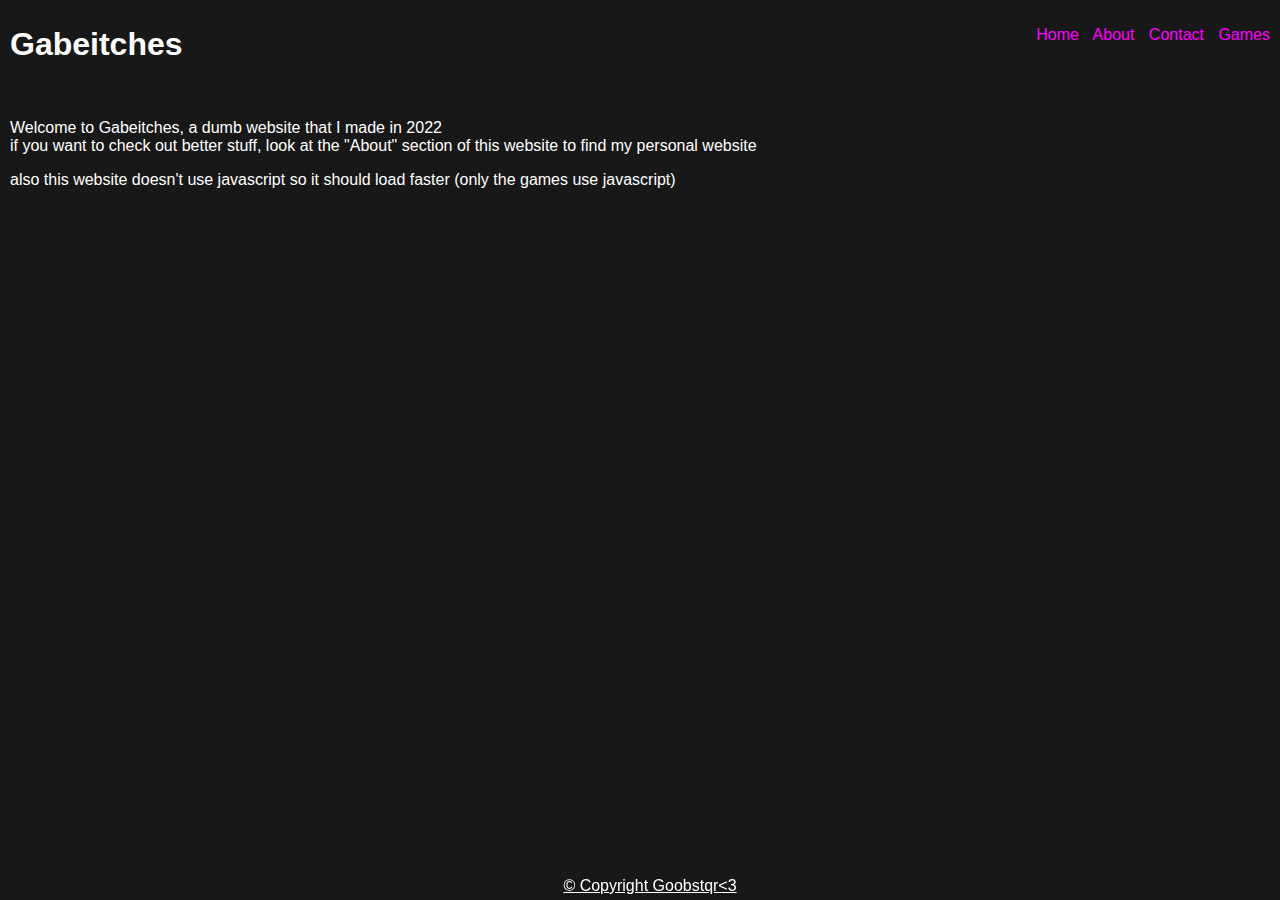
<file: index.html>
<!DOCTYPE html>
<html lang="en">
    <head>
        <title>Gabeitches</title>
        <meta name="viewport" content="width=device-width, initial-scale=1.0">
        <meta charset="UTF-8">
        <link rel="shortcut icon" type="image/jpg" href="styles/rgb1.gif"/>
        <link rel="stylesheet" href="styles/index.css">
    </head>

    <body>
        <div class="links">
            <a class="link" href="/">Home</a>
            <a class="link" href="about.html">About</a>
            <a class="link" href="contact.html">Contact</a>
            <a class="link" href="games.html">Games</a>
        </div>
        <h1>Gabeitches</h1>
        <div class="text"> 
            <br>
            <p>Welcome to Gabeitches, a dumb website that I made in 2022<br>
            if you want to check out better stuff, look at the "About" section of this website to find my personal website
            </p>
            <p>also this website doesn't use javascript so it should load faster (only the games use javascript)</p>
        </div>
        <div class="copyright">
            <a class="github" target="_blank" href="https://github.com/FerretBeans">&copy; Copyright Goobstqr&#60;3</a>
        </div>
    </body>
</html>
</file>
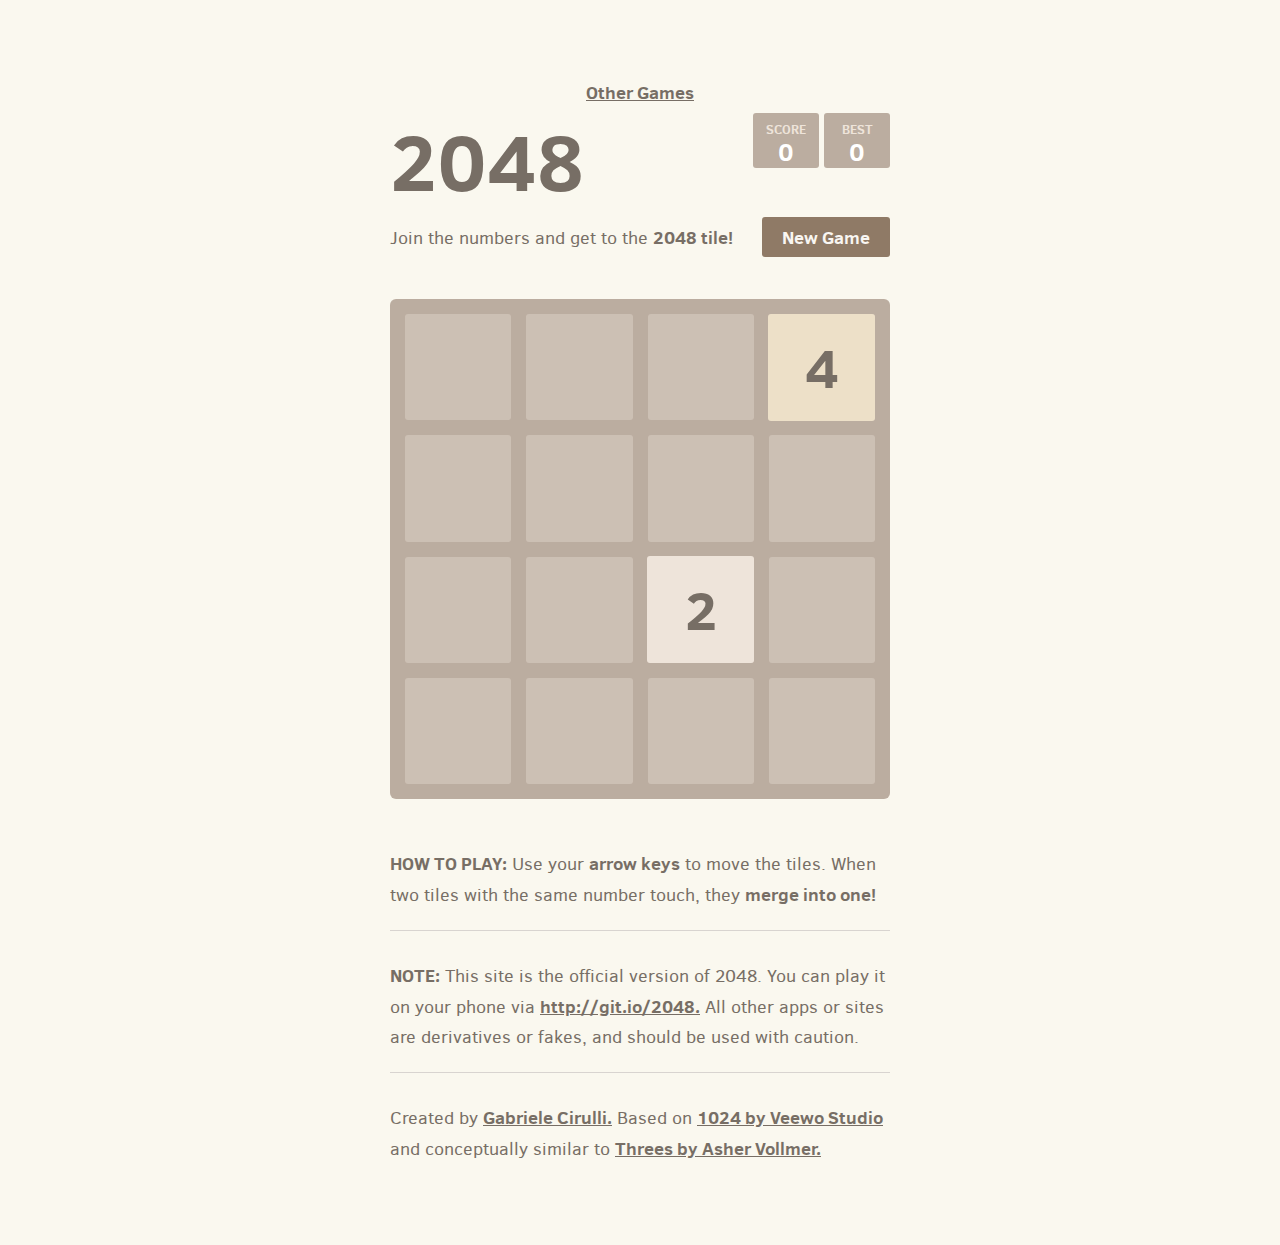
<file: 2048/index.html>
<!DOCTYPE html>
<html>
<head>
  <meta charset="utf-8">
  <title>2048</title>
  
  <link href="style/main.css" rel="stylesheet" type="text/css">
  <link rel="shortcut icon" href="favicon.ico">
  <link rel="apple-touch-icon" href="meta/apple-touch-icon.png">
  <link rel="apple-touch-startup-image" href="meta/apple-touch-startup-image-640x1096.png" media="(device-width: 320px) and (device-height: 568px) and (-webkit-device-pixel-ratio: 2)"> <!-- iPhone 5+ -->
  <link rel="apple-touch-startup-image" href="meta/apple-touch-startup-image-640x920.png"  media="(device-width: 320px) and (device-height: 480px) and (-webkit-device-pixel-ratio: 2)"> <!-- iPhone, retina -->
  <meta name="apple-mobile-web-app-capable" content="yes">
  <meta name="apple-mobile-web-app-status-bar-style" content="black">

  <meta name="HandheldFriendly" content="True">
  <meta name="MobileOptimized" content="320">
  <meta name="viewport" content="width=device-width, target-densitydpi=160dpi, initial-scale=1.0, maximum-scale=1, user-scalable=no, minimal-ui">
</head>
<body>
  <div class="a">
    <a href="../Games Area.html"> Other Games</a>
    </div>
  <div class="container">
    <div class="heading">
      <h1 class="title">2048</h1>
      <div class="scores-container">
        <div class="score-container">0</div>
        <div class="best-container">0</div>
      </div>
    </div>

    <div class="above-game">
      <p class="game-intro">Join the numbers and get to the <strong>2048 tile!</strong></p>
      <a class="restart-button">New Game</a>
    </div>

    <div class="game-container">
      <div class="game-message">
        <p></p>
        <div class="lower">
	        <a class="keep-playing-button">Keep going</a>
          <a class="retry-button">Try again</a>
        </div>
      </div>

      <div class="grid-container">
        <div class="grid-row">
          <div class="grid-cell"></div>
          <div class="grid-cell"></div>
          <div class="grid-cell"></div>
          <div class="grid-cell"></div>
        </div>
        <div class="grid-row">
          <div class="grid-cell"></div>
          <div class="grid-cell"></div>
          <div class="grid-cell"></div>
          <div class="grid-cell"></div>
        </div>
        <div class="grid-row">
          <div class="grid-cell"></div>
          <div class="grid-cell"></div>
          <div class="grid-cell"></div>
          <div class="grid-cell"></div>
        </div>
        <div class="grid-row">
          <div class="grid-cell"></div>
          <div class="grid-cell"></div>
          <div class="grid-cell"></div>
          <div class="grid-cell"></div>
        </div>
      </div>

      <div class="tile-container">

      </div>
    </div>

    <p class="game-explanation">
      <strong class="important">How to play:</strong> Use your <strong>arrow keys</strong> to move the tiles. When two tiles with the same number touch, they <strong>merge into one!</strong>
    </p>
    <hr>
    <p>
    <strong class="important">Note:</strong> This site is the official version of 2048. You can play it on your phone via <a href="http://git.io/2048">http://git.io/2048.</a> All other apps or sites are derivatives or fakes, and should be used with caution.
    </p>
    <hr>
    <p>
    Created by <a href="http://gabrielecirulli.com" target="_blank">Gabriele Cirulli.</a> Based on <a href="https://itunes.apple.com/us/app/1024!/id823499224" target="_blank">1024 by Veewo Studio</a> and conceptually similar to <a href="http://asherv.com/threes/" target="_blank">Threes by Asher Vollmer.</a>
    </p>
  </div>

  <script src="js/bind_polyfill.js"></script>
  <script src="js/classlist_polyfill.js"></script>
  <script src="js/animframe_polyfill.js"></script>
  <script src="js/keyboard_input_manager.js"></script>
  <script src="js/html_actuator.js"></script>
  <script src="js/grid.js"></script>
  <script src="js/tile.js"></script>
  <script src="js/local_storage_manager.js"></script>
  <script src="js/game_manager.js"></script>
  <script src="js/application.js"></script>
</body>
</html>
</file>
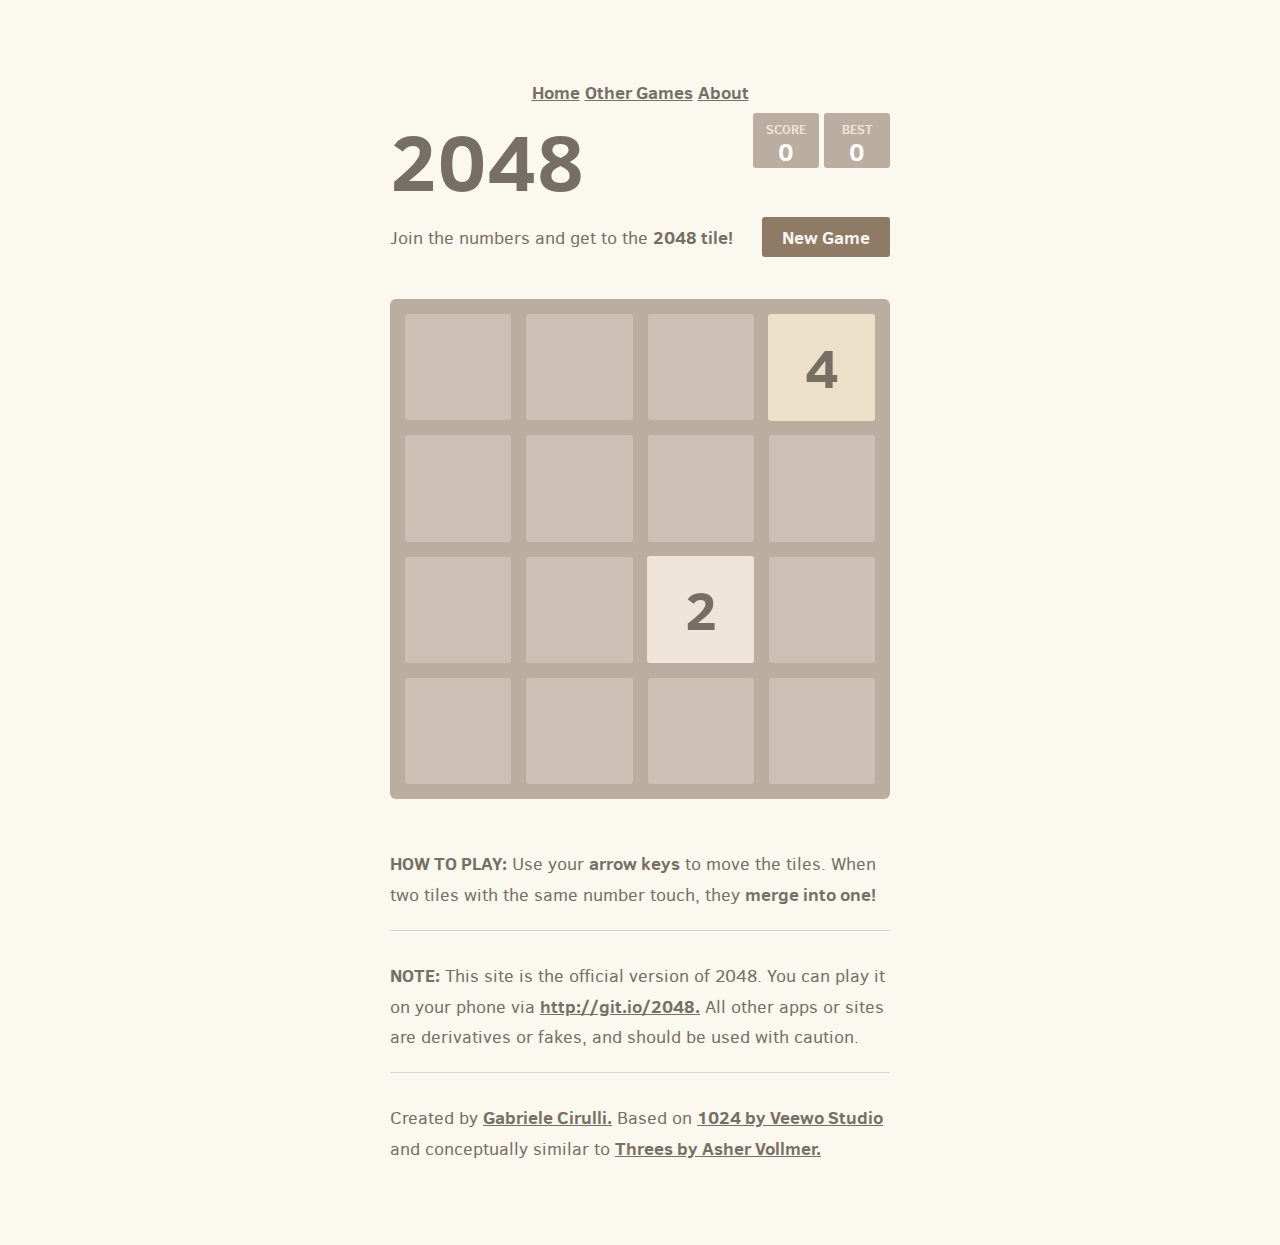
<file: Stored/2048/index.html>
<!DOCTYPE html>
<html>
<head>
  <meta charset="utf-8">
  <title>2048</title>
  
  <link href="style/main.css" rel="stylesheet" type="text/css">
  <link rel="shortcut icon" href="favicon.ico">
  <link rel="apple-touch-icon" href="meta/apple-touch-icon.png">
  <link rel="apple-touch-startup-image" href="meta/apple-touch-startup-image-640x1096.png" media="(device-width: 320px) and (device-height: 568px) and (-webkit-device-pixel-ratio: 2)"> <!-- iPhone 5+ -->
  <link rel="apple-touch-startup-image" href="meta/apple-touch-startup-image-640x920.png"  media="(device-width: 320px) and (device-height: 480px) and (-webkit-device-pixel-ratio: 2)"> <!-- iPhone, retina -->
  <meta name="apple-mobile-web-app-capable" content="yes">
  <meta name="apple-mobile-web-app-status-bar-style" content="black">

  <meta name="HandheldFriendly" content="True">
  <meta name="MobileOptimized" content="320">
  <meta name="viewport" content="width=device-width, target-densitydpi=160dpi, initial-scale=1.0, maximum-scale=1, user-scalable=no, minimal-ui">
</head>
<body>
  <div class="a">
    <a href="../../index.html">Home</a>
    <a href="../../games.html">Other Games</a>
    <a href="../../about.html">About</a>
  </div>
  <div class="container">
    <div class="heading">
      <h1 class="title">2048</h1>
      <div class="scores-container">
        <div class="score-container">0</div>
        <div class="best-container">0</div>
      </div>
    </div>

    <div class="above-game">
      <p class="game-intro">Join the numbers and get to the <strong>2048 tile!</strong></p>
      <a class="restart-button">New Game</a>
    </div>

    <div class="game-container">
      <div class="game-message">
        <p></p>
        <div class="lower">
	        <a class="keep-playing-button">Keep going</a>
          <a class="retry-button">Try again</a>
        </div>
      </div>

      <div class="grid-container">
        <div class="grid-row">
          <div class="grid-cell"></div>
          <div class="grid-cell"></div>
          <div class="grid-cell"></div>
          <div class="grid-cell"></div>
        </div>
        <div class="grid-row">
          <div class="grid-cell"></div>
          <div class="grid-cell"></div>
          <div class="grid-cell"></div>
          <div class="grid-cell"></div>
        </div>
        <div class="grid-row">
          <div class="grid-cell"></div>
          <div class="grid-cell"></div>
          <div class="grid-cell"></div>
          <div class="grid-cell"></div>
        </div>
        <div class="grid-row">
          <div class="grid-cell"></div>
          <div class="grid-cell"></div>
          <div class="grid-cell"></div>
          <div class="grid-cell"></div>
        </div>
      </div>

      <div class="tile-container">

      </div>
    </div>

    <p class="game-explanation">
      <strong class="important">How to play:</strong> Use your <strong>arrow keys</strong> to move the tiles. When two tiles with the same number touch, they <strong>merge into one!</strong>
    </p>
    <hr>
    <p>
    <strong class="important">Note:</strong> This site is the official version of 2048. You can play it on your phone via <a href="http://git.io/2048">http://git.io/2048.</a> All other apps or sites are derivatives or fakes, and should be used with caution.
    </p>
    <hr>
    <p>
    Created by <a href="http://gabrielecirulli.com" target="_blank">Gabriele Cirulli.</a> Based on <a href="https://itunes.apple.com/us/app/1024!/id823499224" target="_blank">1024 by Veewo Studio</a> and conceptually similar to <a href="http://asherv.com/threes/" target="_blank">Threes by Asher Vollmer.</a>
    </p>
  </div>

  <script src="js/bind_polyfill.js"></script>
  <script src="js/classlist_polyfill.js"></script>
  <script src="js/animframe_polyfill.js"></script>
  <script src="js/keyboard_input_manager.js"></script>
  <script src="js/html_actuator.js"></script>
  <script src="js/grid.js"></script>
  <script src="js/tile.js"></script>
  <script src="js/local_storage_manager.js"></script>
  <script src="js/game_manager.js"></script>
  <script src="js/application.js"></script>
</body>
</html>
</file>
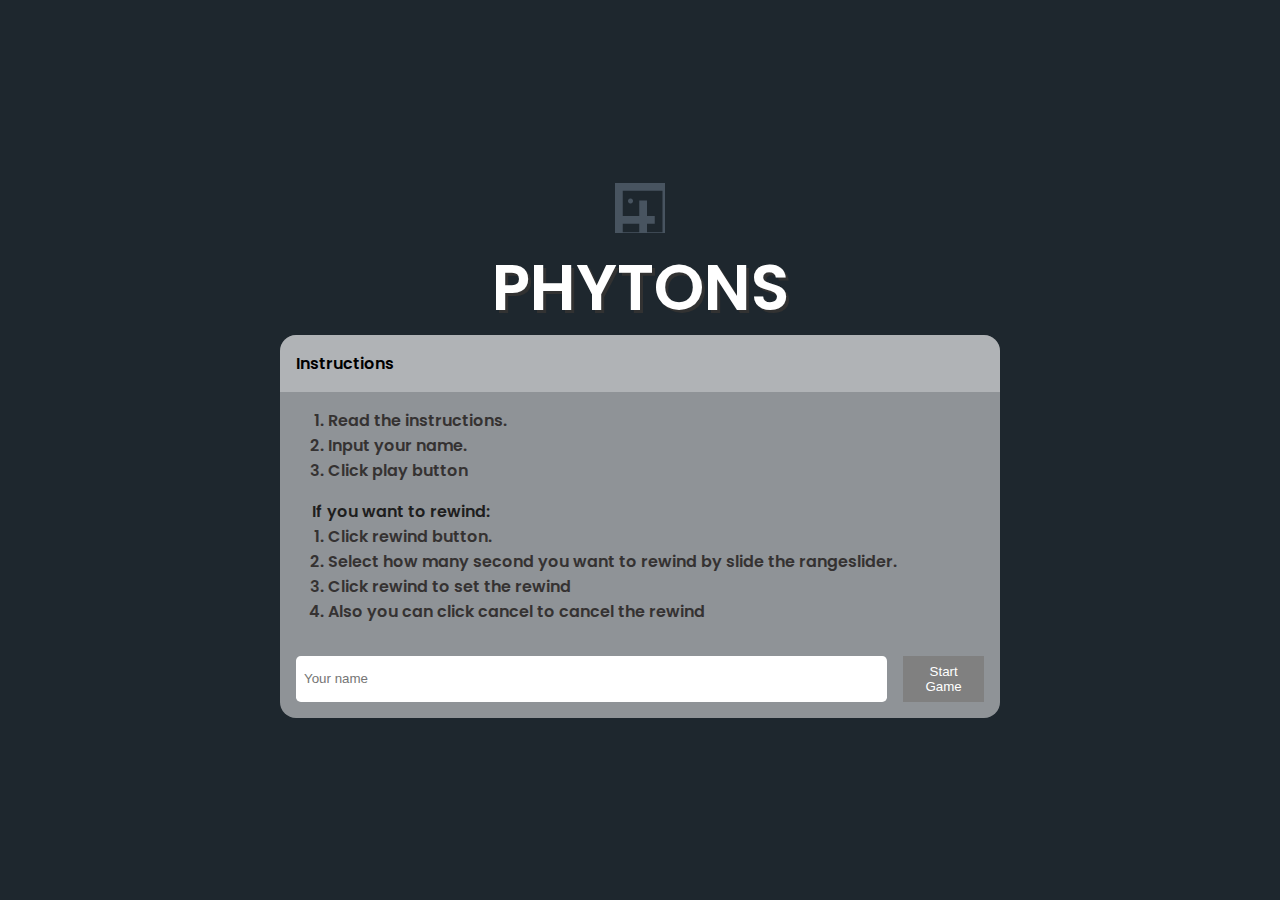
<file: Stored/Snake/index.html>
<!DOCTYPE html>
<html lang="en">
<head>
    <meta charset="UTF-8">
    <meta name="viewport" content="width=device-width, initial-scale=1.0">
    <title>Phytons</title>
    <link rel="stylesheet" href="css/style.css">
</head>
<body>
    <div id="app">
        <div id="instructions">
            <header>
                <img src="images/icon.png" >
                <h1>PHYTONS</h1>
            </header>
            <div class="card">
                <div class="card-header">
                    Instructions
                </div>
                <div class="card-body">
                    <ol>
                        <li>Read the instructions.</li>
                        <li>Input your name.</li>
                        <li>Click play button</li>
                    </ol>
                    <p>If you want to rewind:</p>
                    <ol>
                        <li>Click rewind button.</li>
                        <li>Select how many second you want to rewind by slide the rangeslider.</li>
                        <li>Click rewind to set the rewind</li>
                        <li>Also you can click cancel to cancel the rewind</li>
                    </ol>
                </div>
                <div class="play">
                    <input type="text" name="" id="name" placeholder="Your name">
                    <button class="btn btn-block" id='btn-start' disabled>Start Game</button>
                </div>
            </div>
        </div>
        <div class="playground" id="playground">
            <div class="scoreboard">
                <div class="score">
                    Score: <span id="score">0</span>
                </div>
                <div class="logo">
                    <img src="images/icon.png" alt="" srcset="">
                    <h1>PHYTONS</h1>
                </div>
                <div class="timer">Time: <span id="timer">00:00:12</span></div>
            </div>
            <div>
                <canvas id="canvas" tabindex="1"></canvas>
            </div>
            <div class="options">
                <div class='mt-5'>
                    <input type="range" name="" id="rewindRange" min="0" max="5" step="1" value="5">
                </div>
                <div class='buttons'>
                    <button class="btn btn-lg btn-cancel" id="btn-cancel">Cancel</button>
                    <button class="btn btn-lg btn-rewind" id="btn-rewind">Rewind</button>
                </div>
            </div>
        </div>
    </div>
    <script src="js/Snake.js"></script>
    <script src="js/main.js"></script>
</body>
</html>
</file>
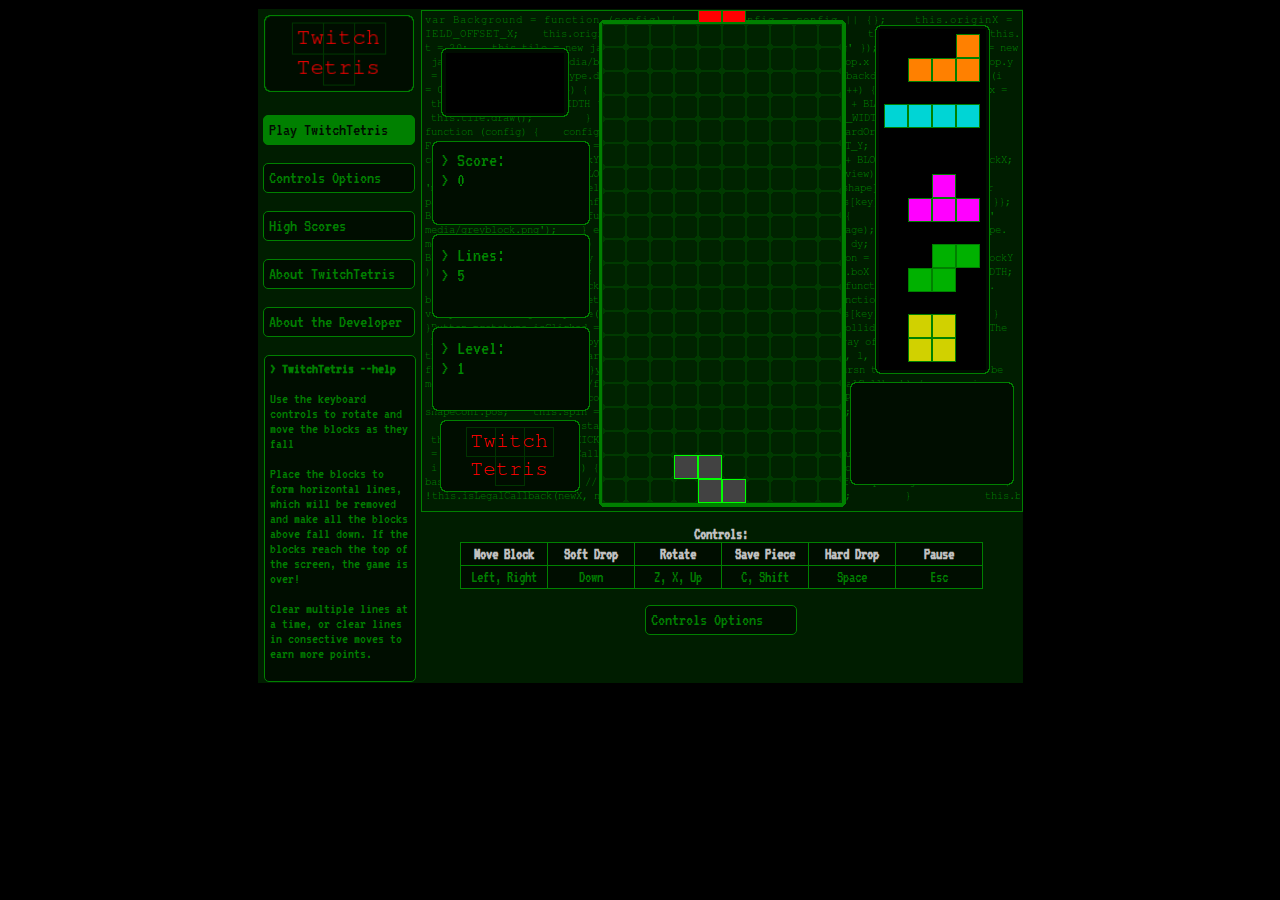
<file: Stored/Tetris/index.html>
<html>
  <head>
    <title>TwitchTetris</title>
    <link href="//fonts.googleapis.com/css?family=VT323" rel="stylesheet" type="text/css" />

    <link href="styles.css" rel="stylesheet" type="text/css" />

    <script src="cookie.js"></script>
    <script src="gameControls.js"></script>

    <script src="jawsjs.js"></script>
    <script src="Block.js"></script>
    <script src="Shapes.js"></script>
    <script src="WallKicks.js"></script>
    <script src="ControlGroup.js"></script>
    <script src="Background.js"></script>
    <script src="RandomBag.js"></script>
    <script src="PreviewGroup.js"></script>
    <script src="ScoreTracker.js"></script>
    <script src="TtyBlock.js"></script>
    <script src="Game.js"></script>
    <script src="Game_Logic.js"></script>
    <script src="Button.js"></script>
    <script src="tetris.js"></script>


    <script>
      function onClickEvent(event){
      if (Tetris.currentInstance) {
      Tetris.currentInstance.mouseClicked(event.layerX, event.layerY);
      }
      }
    </script>

  </head>
  <body>
    <table border="0" class="mainTable">
      <tr>
	<td class="menuCell">
	  <div class="menu">
	    <img class="menuLogo" src="media/background/logo.png"></img>
	    <br/><br/>

	    <a href="index.html" class="bareLink">
	      <div class="menuItem selectedMenuItem">Play TwitchTetris</div>
	    </a>
	    <br/>
	    <a href="controls.html" class="bareLink">
	      <div class="menuItem">Controls Options</div>
	    </a>
	    <br/>
	    <a href="highScores.html" class="bareLink">
	      <div class="menuItem">High Scores</div>
	    </a>
	    <br/>
	    <a href="about.html" class="bareLink">
	      <div class="menuItem">About TwitchTetris</div>
	    </a>
	    <br/>
	    <a href="http://www.leighpauls.com" class="bareLink">
	      <div class="menuItem">About the Developer</div>
	    </a>
	    <br/>

	    <div class="instructions">
	      <b> &gt TwitchTetris --help </b>
	      <p>Use the keyboard controls to rotate and move the blocks as they fall</p>
	      <p>Place the blocks to form horizontal lines, which will be removed and make all the blocks above fall down. If the blocks reach the top of the screen, the game is over!</p>
	      <p>Clear multiple lines at a time, or clear lines in consective moves to earn more points.</p>
	    </div>

	  </div>
	</td>
	<td class="contentCell">
	  <div class="gamePanel">
	
	    <div class="gameElements">
	      <div class="ttyOutput scoreOutput" id="scoreDiv"></div>
	      <div class="ttyOutput linesOutput" id="linesDiv"></div>
	      <div class="ttyOutput levelOutput" id="levelDiv"></div>
	      <div class="ttyOutput tickerOutput" id="tickerDiv"></div>
	      
	      <div class="gameEndOutputHidden" id="gameEndContainer">
		<div style="padding:5px;" id="gameEndDiv"></div>
	      </div>
	      
	      <canvas class="gameCanvas" id="gameCanvas" width="600" height="500" onclick="onClickEvent(event)" class="gameCanvas">Your browser does not natively support Html5, or the Canvas Tag. Using this browser is slowing the progress of the web. Please get a modern browser, such as Google Chrome or Mozzila FireFox</canvas>
	    </div>
	    <div class="controlsTitle">
	      <br/>
	      <b>Controls:</b><br/>
	      <table border="1" cellpadding="3" class="controlsTable">
		<tr class="controlsTableHeader">
		  <td width="80">Move Block</td>
		  <td width="80">Soft Drop</td>
		  <td width="80">Rotate</td>
		  <td width="80">Save Piece</td>
		  <td width="80">Hard Drop</td>
		  <td width="80">Pause</td>
		</tr>

		<tr>
		  <td><span id="shiftLeft">Left</span>, <span id="shiftRight">Right</span></td>
		  <td><span id="softDrop">Down</span></td>
		  <td><span id="rotateLeft">Z</span>, <span id="rotateRight">X, Up</span></td>
		  <td><span id="swap">C, Shift</span></td>
		  <td><span id="hardDrop">Space</span></td>
		  <td>Esc</td>
		</tr>

	      </table>
	    </div>
	    <br/>
	    <a href="controls.html" class="bareLink">
	      <div class="menuItem">Controls Options</div>
	    </a>

	  </div>
	</td>
      </tr>
    </table>
    
  </body>
</html>
</file>
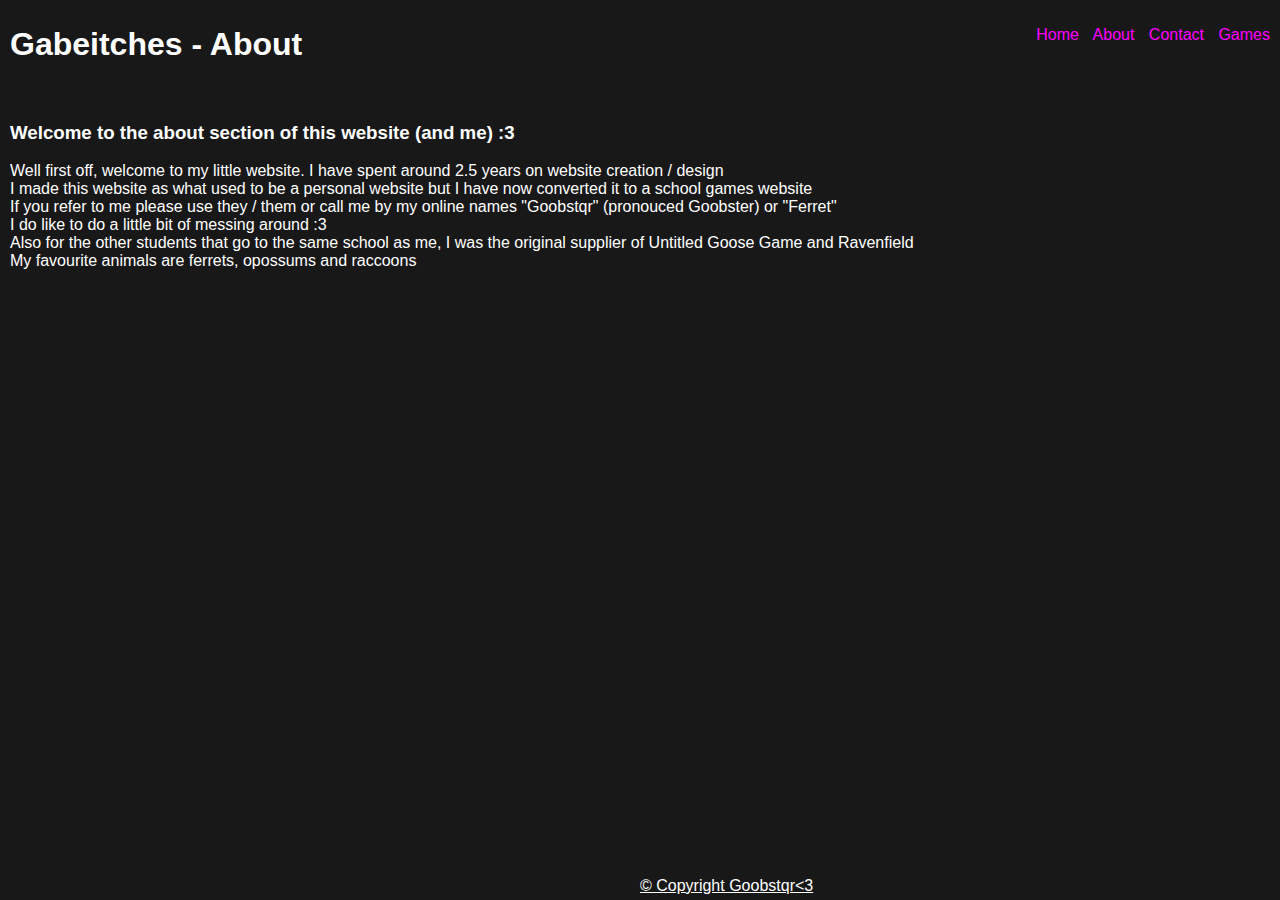
<file: about.html>
<!DOCTYPE html>
<html>
    <head>
        <title>Gabeitches - About</title>
        <meta name="viewport" content="width=device-width, initial-scale=1.0">
        <link rel="shortcut icon" type="image/jpg" href="styles/rgb1.gif"/>
        <meta charset="UTF-8">
        <link rel="stylesheet" href="styles/about.css">
    </head>

    <body>
        <div class="links">
            <a class="link" href="/">Home</a>
            <a class="link" href="about.html">About</a>
            <a class="link" href="contact.html">Contact</a>
            <a class="link" href="games.html">Games</a>
        </div>
        <h1>Gabeitches - About</h1>
        <div class="text"> 
            <br>
            <h3>Welcome to the about section of this website (and me) :3</h3>
            <p>Well first off, welcome to my little website. I have spent around 2.5 years on website creation / design<br>
            I made this website as what used to be a personal website but I have now converted it to a school games website<br>
            If you refer to me please use they / them or call me by my online names "Goobstqr" (pronouced Goobster) or "Ferret"<br>
            I do like to do a little bit of messing around :3<br>
            Also for the other students that go to the same school as me, I was the original supplier of Untitled Goose Game and Ravenfield<br>
            My favourite animals are ferrets, opossums and raccoons</p>
        </div>
        <div class="copyright">
            <a class="github" target="_blank" href="https://github.com/FerretBeans">&copy; Copyright Goobstqr&#60;3</a>
        </div>
    </body>
</html>
</file>
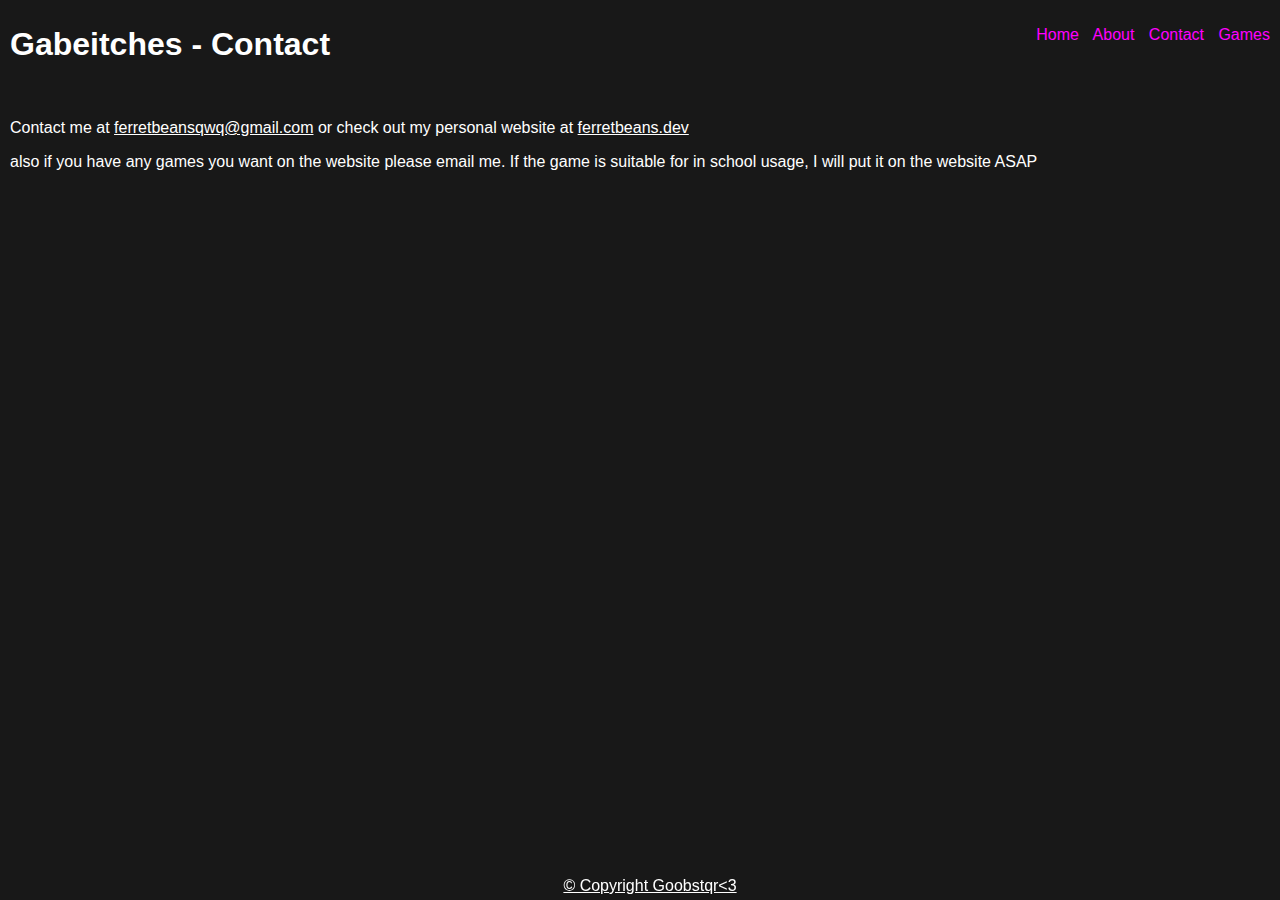
<file: contact.html>
<!DOCTYPE html>
<html>
<head>
    <meta charset="UTF-8">
    <meta name="viewport" content="width=device-width, initial-scale=1.0">
    <title>Gabeitches - Contact</title>
    <link rel="stylesheet" href="styles/index.css">
    <link rel="stylesheet" href="styles/contact.css">
</head>

<body>
    <div class="links">
        <a class="link" href="/">Home</a>
        <a class="link" href="about.html">About</a>
        <a class="link" href="contact.html">Contact</a>
        <a class="link" href="games.html">Games</a>
    </div>
    <h1>Gabeitches - Contact</h1>
    <div class="text"> 
        <br>
        <p>Contact me at <a class="weblink" href="mailto:ferretbeansqwq@gmail.com">ferretbeansqwq@gmail.com</a> or check out my personal website at <a class="weblink" href="http://ferretbeans.dev">ferretbeans.dev</a></p>
        <p>also if you have any games you want on the website please email me. If the game is suitable for in school usage, I will put it on the website ASAP</p>
    </div>
    <div class="copyright">
        <a class="github" target="_blank" href="https://github.com/FerretBeans">&copy; Copyright Goobstqr&#60;3</a>
    </div>
</body>
</html>
</file>
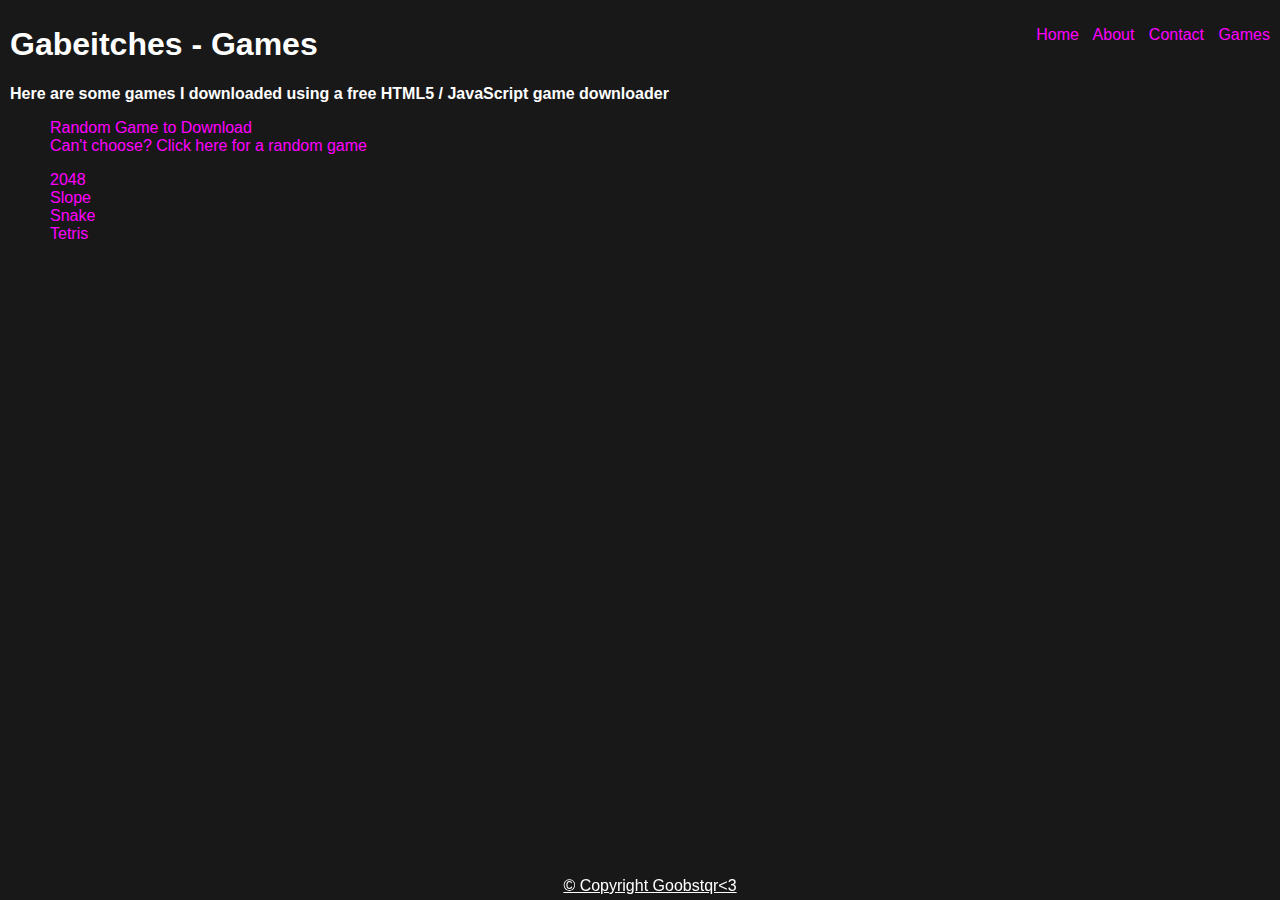
<file: games.html>
<!DOCTYPE html>
<html>
    <head>
        <title>Gabeitches - Games</title>
        <meta charset="UTF-8">
        <meta name="viewport" content="width=device-width, initial-scale=1.0">
        <link rel="shortcut icon" type="image/jpg" href="styles/rgb1.gif"/>
        <link rel="stylesheet" href="styles/index.css">
        <link rel="stylesheet" href="styles/games.css">
        <link rel="stylesheet" href="styles/stylefix.css">
    </head>

    <body>
        <div class="links">
            <a class="link" href="/">Home</a>
            <a class="link" href="about.html">About</a>
            <a class="link" href="contact.html">Contact</a>
            <a class="link" href="games.html">Games</a>
        </div>
        <h1>Gabeitches - Games</h1>
        <div class="text">
            <p>Here are some games I downloaded using a free HTML5 / JavaScript game downloader</p>
        </div>
        <div class="games">
            <ul>
                <li><a id="game" class="randomgame" class="game" href="./Games/random game.zip">Random Game to Download</a></li>
                <li><a id="game" class="game" href="https://gabeitches.com/randomgame.html">Can't choose? Click here for a random game</a></li>
            </ul>
            <ul class="list">
                <li><a id="game" class="game" href="Stored/2048/index.html">2048</a></li>
                <li><a id="game" class="game" href="Stored/Slope/index.html">Slope</a></li>
                <li><a id="game" class="game" href="Stored/Snake/index.html">Snake</a></li>
                <li><a id="game" class="game" href="Stored/Tetris/index.html">Tetris</a></li>
            </ul>
        </div>
        <div class="copyright">
            <a class="github" target="_blank" href="https://github.com/FerretBeans">&copy; Copyright Goobstqr&#60;3</a>
        </div>
    </body>
</html>
<!--anyone reading this, all games were downloaded via a free html5 game download site-->
</file>
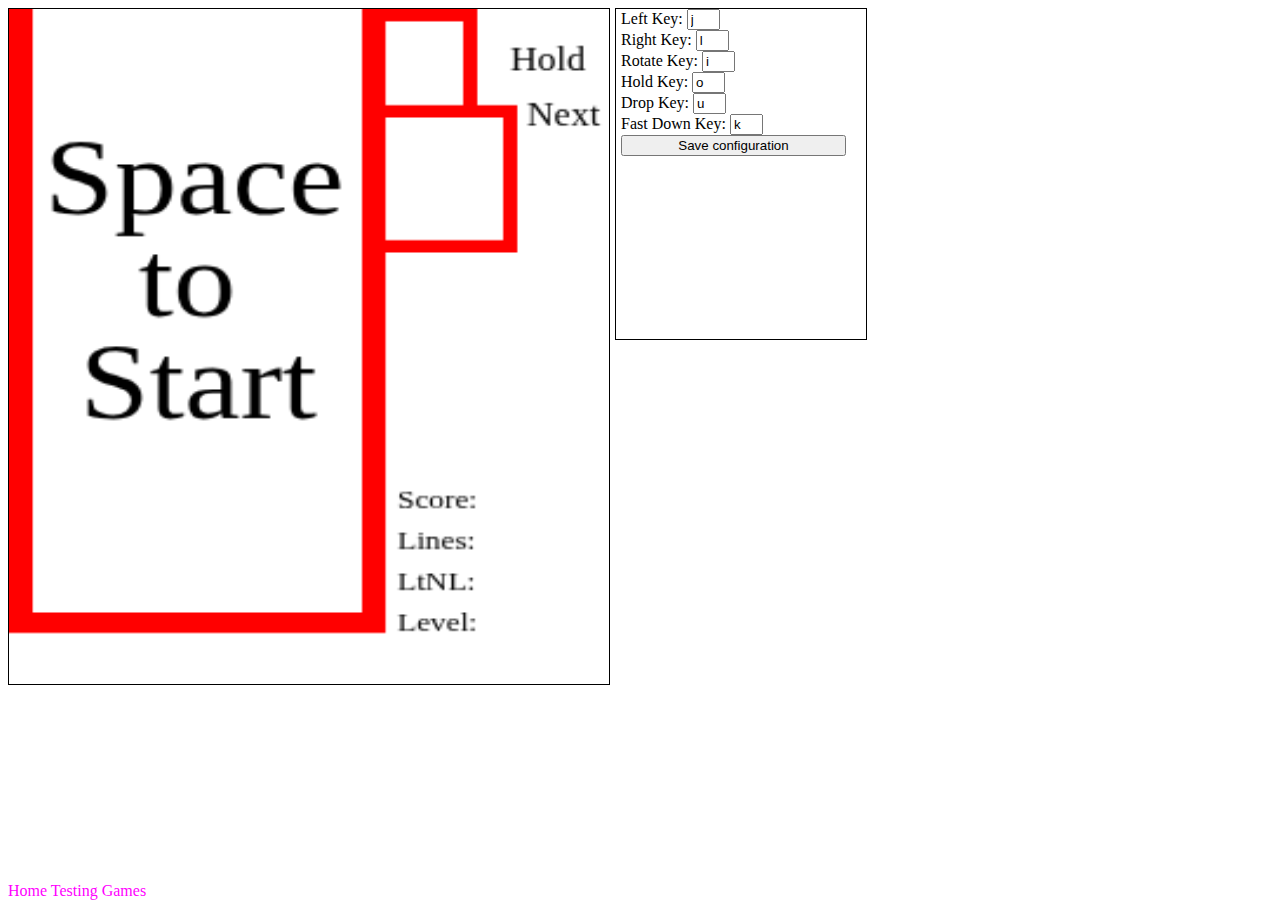
<file: Tetris/tetris.html>
<!DOCTYPE html>
<html>
    <head>
        <!--
         @author Kaiserbaldo - kaiserbaldo@gmail.com
         @license GNU General Public License, version 3 (GPLv3)

        -->
        <title></title>
        <link rel="shortcut icon" type="image/jpg" href="../hacker/rgb1.gif"/>
        <meta http-equiv="Content-Type" content="text/html; charset=UTF-8">

        <link rel="stylesheet" href="css/main.css" type="text/css" media="all">

        <script src="js/external_library/mootools-core-1.4.5-full-compat-yc.js" type="text/javascript"></script>
        <script src="js/external_library/modernizr.custom.14717.js" type="text/javascript"></script>

        <script src="js/utils.js" type="text/javascript"></script>
        <script src="js/Tetromino.js" type="text/javascript"></script>
        <script src="js/Stage.js" type="text/javascript"></script>
        <script>
            window.addEvent('domready',setupDom);
        </script>

    </head>
    <body id="body">
        <div id="preloader">
            Wait while the game load ...
        </div>
        <canvas id="myCanvas" width="255" height="330">

        </canvas>

        <div class="configuration">
            <div class="title">

            </div>
            <div class="form">

                <label for="left_key">Left Key:</label> <input type="text" id="left_key" class="key_selector"><br>
                <label for="right_key">Right Key:</label> <input type="text" id="right_key" class="key_selector"><br>
                <label for="rotate_key">Rotate Key:</label> <input type="text" id="rotate_key" class="key_selector"><br>
                <label for="hold_key">Hold Key:</label> <input type="text" id="hold_key" class="key_selector"><br>
                <label for="drop_key">Drop Key:</label> <input type="text" id="drop_key" class="key_selector"><br>
                <label for="down_key">Fast Down Key:</label> <input type="text" id="down_key" class="key_selector"><br>
                <input type="button" id="submit" value="Save configuration">

            </div>
        </div>
        <div class="a">
            <a href="../index.html">Home</a>
            <a href="../tests.html">Testing</a>
            <a href="../Games Area.html">Games</a>
        </div>
    </body>
</html>
</file>
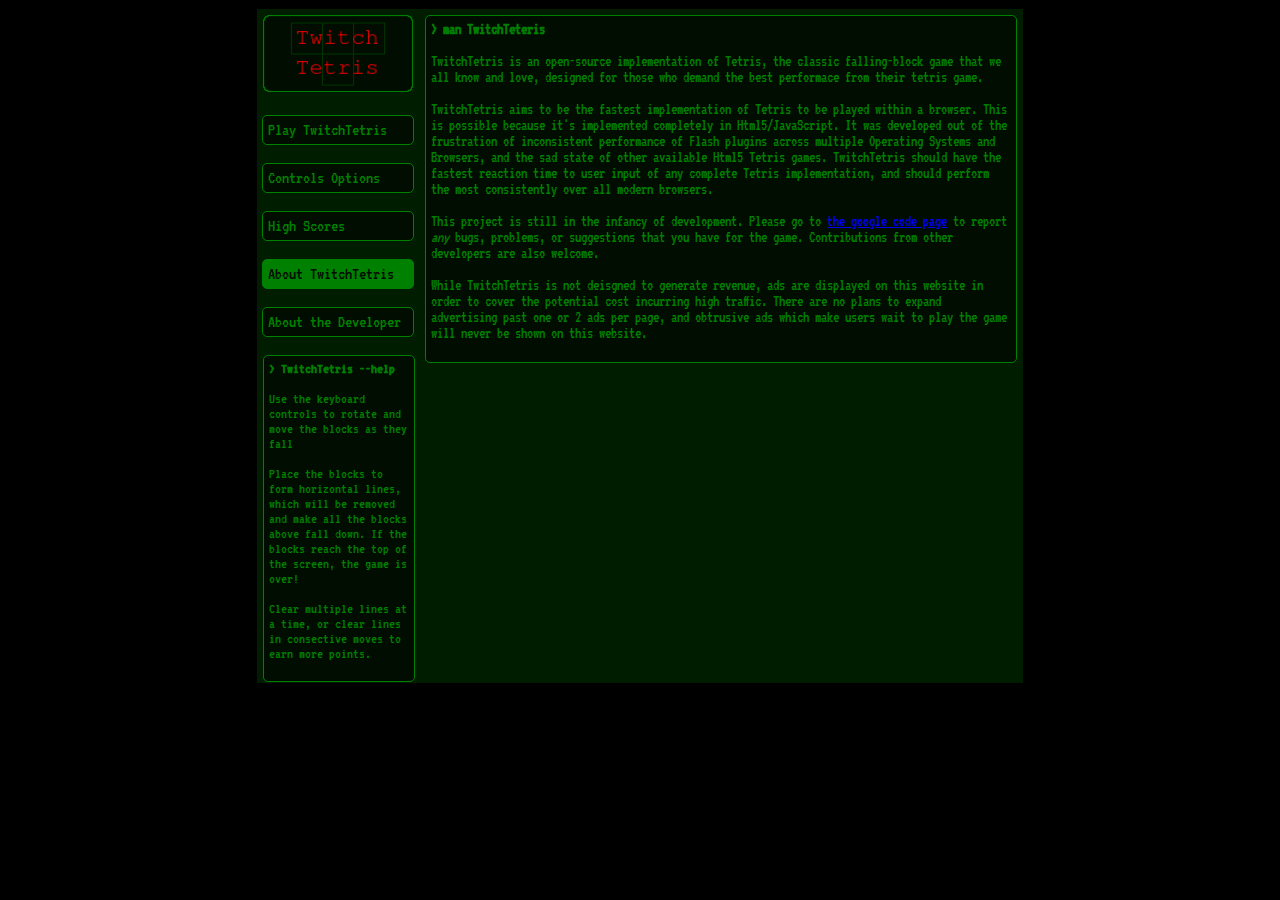
<file: Stored/Tetris/about.html>
<html>
  <head>
    <title>TwitchTetris</title>
    <link href="//fonts.googleapis.com/css?family=VT323" rel="stylesheet" type="text/css" />
    
    <link href="styles.css" rel="stylesheet" type="text/css" />
  </head>
  <body>

    <table border="0" class="mainTable">
      <tr>
	<td class="menuCell">
	  <div class="menu">
	    <img class="menuLogo" src="media/background/logo.png"></img>
	    <br/><br/>
	    
	    <a href="index.html" class="bareLink">
	      <div class="menuItem">Play TwitchTetris</div>
	    </a>
	    <br/>
	    <a href="controls.html" class="bareLink">
	      <div class="menuItem">Controls Options</div>
	    </a>
	    <br/>
	    <a href="highScores.html" class="bareLink">
	      <div class="menuItem">High Scores</div>
	    </a>
	    <br/>
	    <a href="about.html" class="bareLink">
	      <div class="menuItem selectedMenuItem">About TwitchTetris</div>
	    </a>
	    <br/>
	    <a href="http://www.leighpauls.com" class="bareLink">
	      <div class="menuItem">About the Developer</div>
	    </a>
	    <br/>

	    <div class="instructions">
	      <b> &gt TwitchTetris --help </b>
	      <p>Use the keyboard controls to rotate and move the blocks as they fall</p>
	      <p>Place the blocks to form horizontal lines, which will be removed and make all the blocks above fall down. If the blocks reach the top of the screen, the game is over!</p>
	      <p>Clear multiple lines at a time, or clear lines in consective moves to earn more points.</p>
	    </div>

	  </div>
	</td>
	<td class="contentCell">
	  <div class="aboutText">
	    <b> &gt man TwitchTeteris</b><br/>
	    <p>TwitchTetris is an open-source implementation of Tetris, the classic falling-block game that we all know and love, designed for those who demand the best performace from their tetris game.</p>
	    <p>TwitchTetris aims to be the fastest implementation of Tetris to be played within a browser. This is possible because it's implemented completely in Html5/JavaScript. It was developed out of the frustration of inconsistent performance of Flash plugins across multiple Operating Systems and Browsers, and the sad state of other available Html5 Tetris games. TwitchTetris should have the fastest reaction time to user input of any complete Tetris implementation, and should perform the most consistently over all modern browsers.</p>
	    
	    <p>This project is still in the infancy of development. Please go to <a href="http://code.google.com/p/html5tetris/">the google code page</a> to report <i>any</i> bugs, problems, or suggestions that you have for the game. Contributions from other developers are also welcome.</p>
	    
	    <p>While TwitchTetris is not deisgned to generate revenue, ads are displayed on this website in order to cover the potential cost incurring high traffic. There are no plans to expand advertising past one or 2 ads per page, and obtrusive ads which make users wait to play the game will never be shown on this website.</p>

	  </div>
	</td>
      </tr>
    </table>




  </body>
</html>
</file>
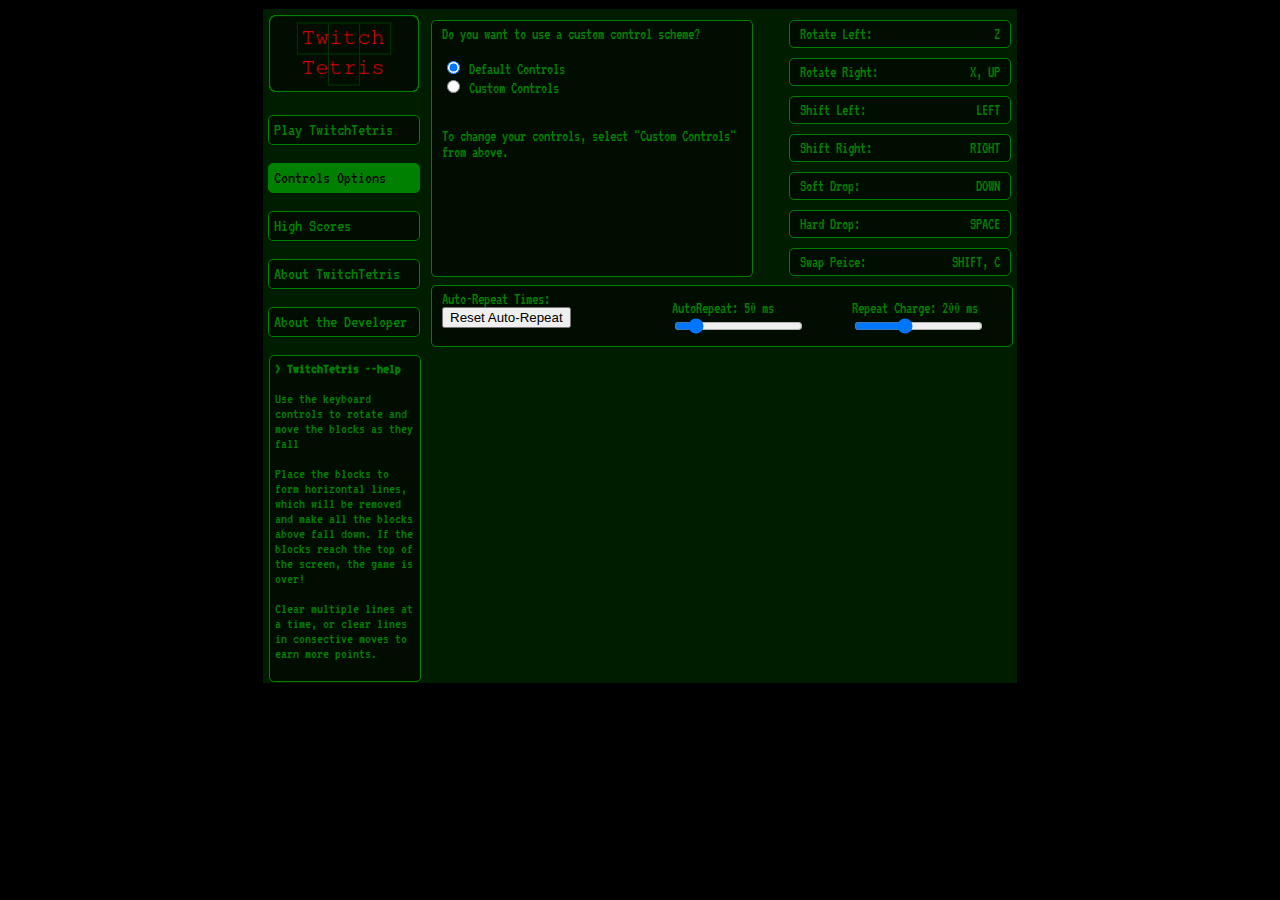
<file: Stored/Tetris/controls.html>
<html>
  <head>
    <title>TwitchTetris</title>
    <link href="//fonts.googleapis.com/css?family=VT323" rel="stylesheet" type="text/css" />
    
    <link href="styles.css" rel="stylesheet" type="text/css" />
    <link href="controlsStyles.css" rel="stylesheet" type="text/css" />

    <script src="jawsjs.js" type="text/javascript"></script>
    <script src="cookie.js" type="text/javascript"></script>
    <script src="input.js" type="text/javascript"></script>
    <script src="controls.js" type="text/javascript"></script>
  </head>
  <body onload="onControlsLoad();">
    <table border="0" class="mainTable">
      <tr>
	<td class="menuCell">
	  <div class="menu">
	    <img class="menuLogo" src="media/background/logo.png"></img>
	    <br/><br/>
	    
	    <a href="index.html" class="bareLink">
	      <div class="menuItem">Play TwitchTetris</div>
	    </a>
	    <br/>
	    <a href="controls.html" class="bareLink">
	      <div class="menuItem selectedMenuItem">Controls Options</div>
	    </a>
	    <br/>
	    <a href="highScores.html" class="bareLink">
	      <div class="menuItem">High Scores</div>
	    </a>
	    <br/>
	    <a href="about.html" class="bareLink">
	      <div class="menuItem">About TwitchTetris</div>
	    </a>
	    <br/>
	    <a href="http://www.leighpauls.com" class="bareLink">
	      <div class="menuItem">About the Developer</div>
	    </a>
	    <br/>

	    <div class="instructions">
	      <b> &gt TwitchTetris --help </b>
	      <p>Use the keyboard controls to rotate and move the blocks as they fall</p>
	      <p>Place the blocks to form horizontal lines, which will be removed and make all the blocks above fall down. If the blocks reach the top of the screen, the game is over!</p>
	      <p>Clear multiple lines at a time, or clear lines in consective moves to earn more points.</p>
	    </div>

	  </div>
	</td>
	<td class="contentCell">
	  <canvas id="dummyCanvas" height="0px" width="0px"></canvas>
	  <div class="controlsArea">
	    <div class="enableCustomDiv">
	      Do you want to use a custom control scheme?
	      <br/>
	      <br/>
	      <form>
		<input type="radio" name="controlStyle" id="defaultRadio" onchange="setDefaultControls();"/>
		<label for="defaultRadio">Default Controls</label><br/>
		<input type="radio" name="controlStyle" id="customRadio" onchange="configureCustomControls();"/>
		<label for="customRadio">Custom Controls</label><br/>
	      </form>
	      <br/>
	      <div id="instructionsDefault" class="withDisplay">
		To change your controls, select "Custom Controls" from above.
	      </div>
	      <div id="instructionsCustom" class="noDisplay">
		Click on the fields on the right to set your controls.
	      </div>
	      <div id="instructionsPending" class="noDisplay">
		Press a key to set this field...
	      </div>
	      <br/>
	      
	    </div>
	    <div class="customControlsDiv">
	      <div class="controlsUnit" id="rotateLeftDiv" onclick="controlsUnitClicked('rotateLeft');">
		Rotate Left: <span id="rotateLeftValue" class="controlsValue"></span>
	      </div>
	      <div class="controlsUnit" id="rotateRightDiv" onclick="controlsUnitClicked('rotateRight');">
		Rotate Right: <span id="rotateRightValue" class="controlsValue"></span>
	      </div>
	      <div class="controlsUnit" id="shiftLeftDiv" onclick="controlsUnitClicked('shiftLeft');">
		Shift Left: <span id="shiftLeftValue" class="controlsValue"></span>
	      </div>
	      <div class="controlsUnit" id="shiftRightDiv" onclick="controlsUnitClicked('shiftRight');">
		Shift Right: <span id="shiftRightValue" class="controlsValue"></span>
	      </div>
	      <div class="controlsUnit" id="softDropDiv" onclick="controlsUnitClicked('softDrop');">
		Soft Drop: <span id="softDropValue" class="controlsValue"></span>
	      </div>
	      <div class="controlsUnit" id="hardDropDiv" onclick="controlsUnitClicked('hardDrop');">
		Hard Drop: <span id="hardDropValue" class="controlsValue"></span>
	      </div>
	      <div class="controlsUnit" id="swapDiv" onclick="controlsUnitClicked('swap');">
		Swap Peice: <span id="swapValue" class="controlsValue"></span>
	      </div>
	    </div>

	    <div class="autoRepeatArea">
	      Auto-Repeat Times:<br/>
	      <button onclick="resetAutoRepeat();">Reset Auto-Repeat</button>

	      <div class="autoRepeatForm">
		<div class="autoRepeatDiv">
		  AutoRepeat: <span id="autoRepeatValue"></span> ms <br/>
		  <input id="autoRepeatRange" type="range" min="15" max="300" value="50" step="5" onchange="updateAutoRepeat();"/>
		</div>
		<div class="thresholdDiv">
		  Repeat Charge: <span id="thresholdValue"></span> ms <br/>
		  <input id="thresholdRange" type="range" min="15" max="500" value="200" step="5" onchange="updateThreshold();"/>
		</div>
	      </div>
	    </div>

	  </div>
	</td>
      </tr>
    </table>




  </body>
</html>
</file>
<file: styles/index.css>
body, html {
  background-color: rgb(24, 24, 24);
  color: white;
  font-family: 'Segoe UI', Tahoma, Geneva, Verdana, sans-serif;
  margin: 5px;
  border: 5px;
}

.links {
  float: right;
  word-spacing: 10px;
}

.link:active, .link:hover, .link:visited, .link:link {
  color: fuchsia;
  background-color: transparent;
  text-decoration: none;
}

.text {
  color: white;
}

.github {
  color: white;
}

.copyright {
  position: fixed;     
  text-align: center;    
  bottom: 5px;
  width: 100%; 
}
</file>
<file: 2048/style/main.css>
@import url(fonts/clear-sans.css);
html, body {
  margin: 0;
  padding: 0;
  background: #faf8ef;
  color: #776e65;
  font-family: "Clear Sans", "Helvetica Neue", Arial, sans-serif;
  font-size: 18px; }

body {
  margin: 80px 0; }

.heading:after {
  content: "";
  display: block;
  clear: both; }

h1.title {
  font-size: 80px;
  font-weight: bold;
  margin: 0;
  display: block;
  float: left; }

@-webkit-keyframes move-up {
  0% {
    top: 25px;
    opacity: 1; }

  100% {
    top: -50px;
    opacity: 0; } }
@-moz-keyframes move-up {
  0% {
    top: 25px;
    opacity: 1; }

  100% {
    top: -50px;
    opacity: 0; } }
@keyframes move-up {
  0% {
    top: 25px;
    opacity: 1; }

  100% {
    top: -50px;
    opacity: 0; } }
.scores-container {
  float: right;
  text-align: right; }

.score-container, .best-container {
  position: relative;
  display: inline-block;
  background: #bbada0;
  padding: 15px 25px;
  font-size: 25px;
  height: 25px;
  line-height: 47px;
  font-weight: bold;
  border-radius: 3px;
  color: white;
  margin-top: 8px;
  text-align: center; }
  .score-container:after, .best-container:after {
    position: absolute;
    width: 100%;
    top: 10px;
    left: 0;
    text-transform: uppercase;
    font-size: 13px;
    line-height: 13px;
    text-align: center;
    color: #eee4da; }
  .score-container .score-addition, .best-container .score-addition {
    position: absolute;
    right: 30px;
    color: red;
    font-size: 25px;
    line-height: 25px;
    font-weight: bold;
    color: rgba(119, 110, 101, 0.9);
    z-index: 100;
    -webkit-animation: move-up 600ms ease-in;
    -moz-animation: move-up 600ms ease-in;
    animation: move-up 600ms ease-in;
    -webkit-animation-fill-mode: both;
    -moz-animation-fill-mode: both;
    animation-fill-mode: both; }

.score-container:after {
  content: "Score"; }

.best-container:after {
  content: "Best"; }

p {
  margin-top: 0;
  margin-bottom: 10px;
  line-height: 1.65; }

a {
  color: #776e65;
  font-weight: bold;
  text-decoration: underline;
  cursor: pointer; }

strong.important {
  text-transform: uppercase; }

hr {
  border: none;
  border-bottom: 1px solid #d8d4d0;
  margin-top: 20px;
  margin-bottom: 30px; }

.container {
  width: 500px;
  margin: 0 auto; }

@-webkit-keyframes fade-in {
  0% {
    opacity: 0; }

  100% {
    opacity: 1; } }
@-moz-keyframes fade-in {
  0% {
    opacity: 0; }

  100% {
    opacity: 1; } }
@keyframes fade-in {
  0% {
    opacity: 0; }

  100% {
    opacity: 1; } }
.game-container {
  margin-top: 40px;
  position: relative;
  padding: 15px;
  cursor: default;
  -webkit-touch-callout: none;
  -ms-touch-callout: none;
  -webkit-user-select: none;
  -moz-user-select: none;
  -ms-user-select: none;
  -ms-touch-action: none;
  touch-action: none;
  background: #bbada0;
  border-radius: 6px;
  width: 500px;
  height: 500px;
  -webkit-box-sizing: border-box;
  -moz-box-sizing: border-box;
  box-sizing: border-box; }
  .game-container .game-message {
    display: none;
    position: absolute;
    top: 0;
    right: 0;
    bottom: 0;
    left: 0;
    background: rgba(238, 228, 218, 0.5);
    z-index: 100;
    text-align: center;
    -webkit-animation: fade-in 800ms ease 1200ms;
    -moz-animation: fade-in 800ms ease 1200ms;
    animation: fade-in 800ms ease 1200ms;
    -webkit-animation-fill-mode: both;
    -moz-animation-fill-mode: both;
    animation-fill-mode: both; }
    .game-container .game-message p {
      font-size: 60px;
      font-weight: bold;
      height: 60px;
      line-height: 60px;
      margin-top: 222px; }
    .game-container .game-message .lower {
      display: block;
      margin-top: 59px; }
    .game-container .game-message a {
      display: inline-block;
      background: #8f7a66;
      border-radius: 3px;
      padding: 0 20px;
      text-decoration: none;
      color: #f9f6f2;
      height: 40px;
      line-height: 42px;
      margin-left: 9px; }
      .game-container .game-message a.keep-playing-button {
        display: none; }
    .game-container .game-message.game-won {
      background: rgba(237, 194, 46, 0.5);
      color: #f9f6f2; }
      .game-container .game-message.game-won a.keep-playing-button {
        display: inline-block; }
    .game-container .game-message.game-won, .game-container .game-message.game-over {
      display: block; }

.grid-container {
  position: absolute;
  z-index: 1; }

.grid-row {
  margin-bottom: 15px; }
  .grid-row:last-child {
    margin-bottom: 0; }
  .grid-row:after {
    content: "";
    display: block;
    clear: both; }

.grid-cell {
  width: 106.25px;
  height: 106.25px;
  margin-right: 15px;
  float: left;
  border-radius: 3px;
  background: rgba(238, 228, 218, 0.35); }
  .grid-cell:last-child {
    margin-right: 0; }

.tile-container {
  position: absolute;
  z-index: 2; }

.tile, .tile .tile-inner {
  width: 107px;
  height: 107px;
  line-height: 107px; }
.tile.tile-position-1-1 {
  -webkit-transform: translate(0px, 0px);
  -moz-transform: translate(0px, 0px);
  -ms-transform: translate(0px, 0px);
  transform: translate(0px, 0px); }
.tile.tile-position-1-2 {
  -webkit-transform: translate(0px, 121px);
  -moz-transform: translate(0px, 121px);
  -ms-transform: translate(0px, 121px);
  transform: translate(0px, 121px); }
.tile.tile-position-1-3 {
  -webkit-transform: translate(0px, 242px);
  -moz-transform: translate(0px, 242px);
  -ms-transform: translate(0px, 242px);
  transform: translate(0px, 242px); }
.tile.tile-position-1-4 {
  -webkit-transform: translate(0px, 363px);
  -moz-transform: translate(0px, 363px);
  -ms-transform: translate(0px, 363px);
  transform: translate(0px, 363px); }
.tile.tile-position-2-1 {
  -webkit-transform: translate(121px, 0px);
  -moz-transform: translate(121px, 0px);
  -ms-transform: translate(121px, 0px);
  transform: translate(121px, 0px); }
.tile.tile-position-2-2 {
  -webkit-transform: translate(121px, 121px);
  -moz-transform: translate(121px, 121px);
  -ms-transform: translate(121px, 121px);
  transform: translate(121px, 121px); }
.tile.tile-position-2-3 {
  -webkit-transform: translate(121px, 242px);
  -moz-transform: translate(121px, 242px);
  -ms-transform: translate(121px, 242px);
  transform: translate(121px, 242px); }
.tile.tile-position-2-4 {
  -webkit-transform: translate(121px, 363px);
  -moz-transform: translate(121px, 363px);
  -ms-transform: translate(121px, 363px);
  transform: translate(121px, 363px); }
.tile.tile-position-3-1 {
  -webkit-transform: translate(242px, 0px);
  -moz-transform: translate(242px, 0px);
  -ms-transform: translate(242px, 0px);
  transform: translate(242px, 0px); }
.tile.tile-position-3-2 {
  -webkit-transform: translate(242px, 121px);
  -moz-transform: translate(242px, 121px);
  -ms-transform: translate(242px, 121px);
  transform: translate(242px, 121px); }
.tile.tile-position-3-3 {
  -webkit-transform: translate(242px, 242px);
  -moz-transform: translate(242px, 242px);
  -ms-transform: translate(242px, 242px);
  transform: translate(242px, 242px); }
.tile.tile-position-3-4 {
  -webkit-transform: translate(242px, 363px);
  -moz-transform: translate(242px, 363px);
  -ms-transform: translate(242px, 363px);
  transform: translate(242px, 363px); }
.tile.tile-position-4-1 {
  -webkit-transform: translate(363px, 0px);
  -moz-transform: translate(363px, 0px);
  -ms-transform: translate(363px, 0px);
  transform: translate(363px, 0px); }
.tile.tile-position-4-2 {
  -webkit-transform: translate(363px, 121px);
  -moz-transform: translate(363px, 121px);
  -ms-transform: translate(363px, 121px);
  transform: translate(363px, 121px); }
.tile.tile-position-4-3 {
  -webkit-transform: translate(363px, 242px);
  -moz-transform: translate(363px, 242px);
  -ms-transform: translate(363px, 242px);
  transform: translate(363px, 242px); }
.tile.tile-position-4-4 {
  -webkit-transform: translate(363px, 363px);
  -moz-transform: translate(363px, 363px);
  -ms-transform: translate(363px, 363px);
  transform: translate(363px, 363px); }

.tile {
  position: absolute;
  -webkit-transition: 100ms ease-in-out;
  -moz-transition: 100ms ease-in-out;
  transition: 100ms ease-in-out;
  -webkit-transition-property: -webkit-transform;
  -moz-transition-property: -moz-transform;
  transition-property: transform; }
  .tile .tile-inner {
    border-radius: 3px;
    background: #eee4da;
    text-align: center;
    font-weight: bold;
    z-index: 10;
    font-size: 55px; }
  .tile.tile-2 .tile-inner {
    background: #eee4da;
    box-shadow: 0 0 30px 10px rgba(243, 215, 116, 0), inset 0 0 0 1px rgba(255, 255, 255, 0); }
  .tile.tile-4 .tile-inner {
    background: #ede0c8;
    box-shadow: 0 0 30px 10px rgba(243, 215, 116, 0), inset 0 0 0 1px rgba(255, 255, 255, 0); }
  .tile.tile-8 .tile-inner {
    color: #f9f6f2;
    background: #f2b179; }
  .tile.tile-16 .tile-inner {
    color: #f9f6f2;
    background: #f59563; }
  .tile.tile-32 .tile-inner {
    color: #f9f6f2;
    background: #f67c5f; }
  .tile.tile-64 .tile-inner {
    color: #f9f6f2;
    background: #f65e3b; }
  .tile.tile-128 .tile-inner {
    color: #f9f6f2;
    background: #edcf72;
    box-shadow: 0 0 30px 10px rgba(243, 215, 116, 0.2381), inset 0 0 0 1px rgba(255, 255, 255, 0.14286);
    font-size: 45px; }
    @media screen and (max-width: 520px) {
      .tile.tile-128 .tile-inner {
        font-size: 25px; } }
  .tile.tile-256 .tile-inner {
    color: #f9f6f2;
    background: #edcc61;
    box-shadow: 0 0 30px 10px rgba(243, 215, 116, 0.31746), inset 0 0 0 1px rgba(255, 255, 255, 0.19048);
    font-size: 45px; }
    @media screen and (max-width: 520px) {
      .tile.tile-256 .tile-inner {
        font-size: 25px; } }
  .tile.tile-512 .tile-inner {
    color: #f9f6f2;
    background: #edc850;
    box-shadow: 0 0 30px 10px rgba(243, 215, 116, 0.39683), inset 0 0 0 1px rgba(255, 255, 255, 0.2381);
    font-size: 45px; }
    @media screen and (max-width: 520px) {
      .tile.tile-512 .tile-inner {
        font-size: 25px; } }
  .tile.tile-1024 .tile-inner {
    color: #f9f6f2;
    background: #edc53f;
    box-shadow: 0 0 30px 10px rgba(243, 215, 116, 0.47619), inset 0 0 0 1px rgba(255, 255, 255, 0.28571);
    font-size: 35px; }
    @media screen and (max-width: 520px) {
      .tile.tile-1024 .tile-inner {
        font-size: 15px; } }
  .tile.tile-2048 .tile-inner {
    color: #f9f6f2;
    background: #edc22e;
    box-shadow: 0 0 30px 10px rgba(243, 215, 116, 0.55556), inset 0 0 0 1px rgba(255, 255, 255, 0.33333);
    font-size: 35px; }
    @media screen and (max-width: 520px) {
      .tile.tile-2048 .tile-inner {
        font-size: 15px; } }
  .tile.tile-super .tile-inner {
    color: #f9f6f2;
    background: #3c3a32;
    font-size: 30px; }
    @media screen and (max-width: 520px) {
      .tile.tile-super .tile-inner {
        font-size: 10px; } }

@-webkit-keyframes appear {
  0% {
    opacity: 0;
    -webkit-transform: scale(0);
    -moz-transform: scale(0);
    -ms-transform: scale(0);
    transform: scale(0); }

  100% {
    opacity: 1;
    -webkit-transform: scale(1);
    -moz-transform: scale(1);
    -ms-transform: scale(1);
    transform: scale(1); } }
@-moz-keyframes appear {
  0% {
    opacity: 0;
    -webkit-transform: scale(0);
    -moz-transform: scale(0);
    -ms-transform: scale(0);
    transform: scale(0); }

  100% {
    opacity: 1;
    -webkit-transform: scale(1);
    -moz-transform: scale(1);
    -ms-transform: scale(1);
    transform: scale(1); } }
@keyframes appear {
  0% {
    opacity: 0;
    -webkit-transform: scale(0);
    -moz-transform: scale(0);
    -ms-transform: scale(0);
    transform: scale(0); }

  100% {
    opacity: 1;
    -webkit-transform: scale(1);
    -moz-transform: scale(1);
    -ms-transform: scale(1);
    transform: scale(1); } }
.tile-new .tile-inner {
  -webkit-animation: appear 200ms ease 100ms;
  -moz-animation: appear 200ms ease 100ms;
  animation: appear 200ms ease 100ms;
  -webkit-animation-fill-mode: backwards;
  -moz-animation-fill-mode: backwards;
  animation-fill-mode: backwards; }

@-webkit-keyframes pop {
  0% {
    -webkit-transform: scale(0);
    -moz-transform: scale(0);
    -ms-transform: scale(0);
    transform: scale(0); }

  50% {
    -webkit-transform: scale(1.2);
    -moz-transform: scale(1.2);
    -ms-transform: scale(1.2);
    transform: scale(1.2); }

  100% {
    -webkit-transform: scale(1);
    -moz-transform: scale(1);
    -ms-transform: scale(1);
    transform: scale(1); } }
@-moz-keyframes pop {
  0% {
    -webkit-transform: scale(0);
    -moz-transform: scale(0);
    -ms-transform: scale(0);
    transform: scale(0); }

  50% {
    -webkit-transform: scale(1.2);
    -moz-transform: scale(1.2);
    -ms-transform: scale(1.2);
    transform: scale(1.2); }

  100% {
    -webkit-transform: scale(1);
    -moz-transform: scale(1);
    -ms-transform: scale(1);
    transform: scale(1); } }
@keyframes pop {
  0% {
    -webkit-transform: scale(0);
    -moz-transform: scale(0);
    -ms-transform: scale(0);
    transform: scale(0); }

  50% {
    -webkit-transform: scale(1.2);
    -moz-transform: scale(1.2);
    -ms-transform: scale(1.2);
    transform: scale(1.2); }

  100% {
    -webkit-transform: scale(1);
    -moz-transform: scale(1);
    -ms-transform: scale(1);
    transform: scale(1); } }
.tile-merged .tile-inner {
  z-index: 20;
  -webkit-animation: pop 200ms ease 100ms;
  -moz-animation: pop 200ms ease 100ms;
  animation: pop 200ms ease 100ms;
  -webkit-animation-fill-mode: backwards;
  -moz-animation-fill-mode: backwards;
  animation-fill-mode: backwards; }

.above-game:after {
  content: "";
  display: block;
  clear: both; }

.game-intro {
  float: left;
  line-height: 42px;
  margin-bottom: 0; }

.restart-button {
  display: inline-block;
  background: #8f7a66;
  border-radius: 3px;
  padding: 0 20px;
  text-decoration: none;
  color: #f9f6f2;
  height: 40px;
  line-height: 42px;
  display: block;
  text-align: center;
  float: right; }

.game-explanation {
  margin-top: 50px; }

@media screen and (max-width: 520px) {
  html, body {
    font-size: 15px; }

  body {
    margin: 20px 0;
    padding: 0 20px; }

  h1.title {
    font-size: 27px;
    margin-top: 15px; }

  .container {
    width: 280px;
    margin: 0 auto; }

  .score-container, .best-container {
    margin-top: 0;
    padding: 15px 10px;
    min-width: 40px; }

  .heading {
    margin-bottom: 10px; }

  .game-intro {
    width: 55%;
    display: block;
    box-sizing: border-box;
    line-height: 1.65; }

  .restart-button {
    width: 42%;
    padding: 0;
    display: block;
    box-sizing: border-box;
    margin-top: 2px; }

  .game-container {
    margin-top: 17px;
    position: relative;
    padding: 10px;
    cursor: default;
    -webkit-touch-callout: none;
    -ms-touch-callout: none;
    -webkit-user-select: none;
    -moz-user-select: none;
    -ms-user-select: none;
    -ms-touch-action: none;
    touch-action: none;
    background: #bbada0;
    border-radius: 6px;
    width: 280px;
    height: 280px;
    -webkit-box-sizing: border-box;
    -moz-box-sizing: border-box;
    box-sizing: border-box; }
    .game-container .game-message {
      display: none;
      position: absolute;
      top: 0;
      right: 0;
      bottom: 0;
      left: 0;
      background: rgba(238, 228, 218, 0.5);
      z-index: 100;
      text-align: center;
      -webkit-animation: fade-in 800ms ease 1200ms;
      -moz-animation: fade-in 800ms ease 1200ms;
      animation: fade-in 800ms ease 1200ms;
      -webkit-animation-fill-mode: both;
      -moz-animation-fill-mode: both;
      animation-fill-mode: both; }
      .game-container .game-message p {
        font-size: 60px;
        font-weight: bold;
        height: 60px;
        line-height: 60px;
        margin-top: 222px; }
      .game-container .game-message .lower {
        display: block;
        margin-top: 59px; }
      .game-container .game-message a {
        display: inline-block;
        background: #8f7a66;
        border-radius: 3px;
        padding: 0 20px;
        text-decoration: none;
        color: #f9f6f2;
        height: 40px;
        line-height: 42px;
        margin-left: 9px; }
        .game-container .game-message a.keep-playing-button {
          display: none; }
      .game-container .game-message.game-won {
        background: rgba(237, 194, 46, 0.5);
        color: #f9f6f2; }
        .game-container .game-message.game-won a.keep-playing-button {
          display: inline-block; }
      .game-container .game-message.game-won, .game-container .game-message.game-over {
        display: block; }

  .grid-container {
    position: absolute;
    z-index: 1; }

  .grid-row {
    margin-bottom: 10px; }
    .grid-row:last-child {
      margin-bottom: 0; }
    .grid-row:after {
      content: "";
      display: block;
      clear: both; }

  .grid-cell {
    width: 57.5px;
    height: 57.5px;
    margin-right: 10px;
    float: left;
    border-radius: 3px;
    background: rgba(238, 228, 218, 0.35); }
    .grid-cell:last-child {
      margin-right: 0; }

  .tile-container {
    position: absolute;
    z-index: 2; }

  .tile, .tile .tile-inner {
    width: 58px;
    height: 58px;
    line-height: 58px; }
  .tile.tile-position-1-1 {
    -webkit-transform: translate(0px, 0px);
    -moz-transform: translate(0px, 0px);
    -ms-transform: translate(0px, 0px);
    transform: translate(0px, 0px); }
  .tile.tile-position-1-2 {
    -webkit-transform: translate(0px, 67px);
    -moz-transform: translate(0px, 67px);
    -ms-transform: translate(0px, 67px);
    transform: translate(0px, 67px); }
  .tile.tile-position-1-3 {
    -webkit-transform: translate(0px, 135px);
    -moz-transform: translate(0px, 135px);
    -ms-transform: translate(0px, 135px);
    transform: translate(0px, 135px); }
  .tile.tile-position-1-4 {
    -webkit-transform: translate(0px, 202px);
    -moz-transform: translate(0px, 202px);
    -ms-transform: translate(0px, 202px);
    transform: translate(0px, 202px); }
  .tile.tile-position-2-1 {
    -webkit-transform: translate(67px, 0px);
    -moz-transform: translate(67px, 0px);
    -ms-transform: translate(67px, 0px);
    transform: translate(67px, 0px); }
  .tile.tile-position-2-2 {
    -webkit-transform: translate(67px, 67px);
    -moz-transform: translate(67px, 67px);
    -ms-transform: translate(67px, 67px);
    transform: translate(67px, 67px); }
  .tile.tile-position-2-3 {
    -webkit-transform: translate(67px, 135px);
    -moz-transform: translate(67px, 135px);
    -ms-transform: translate(67px, 135px);
    transform: translate(67px, 135px); }
  .tile.tile-position-2-4 {
    -webkit-transform: translate(67px, 202px);
    -moz-transform: translate(67px, 202px);
    -ms-transform: translate(67px, 202px);
    transform: translate(67px, 202px); }
  .tile.tile-position-3-1 {
    -webkit-transform: translate(135px, 0px);
    -moz-transform: translate(135px, 0px);
    -ms-transform: translate(135px, 0px);
    transform: translate(135px, 0px); }
  .tile.tile-position-3-2 {
    -webkit-transform: translate(135px, 67px);
    -moz-transform: translate(135px, 67px);
    -ms-transform: translate(135px, 67px);
    transform: translate(135px, 67px); }
  .tile.tile-position-3-3 {
    -webkit-transform: translate(135px, 135px);
    -moz-transform: translate(135px, 135px);
    -ms-transform: translate(135px, 135px);
    transform: translate(135px, 135px); }
  .tile.tile-position-3-4 {
    -webkit-transform: translate(135px, 202px);
    -moz-transform: translate(135px, 202px);
    -ms-transform: translate(135px, 202px);
    transform: translate(135px, 202px); }
  .tile.tile-position-4-1 {
    -webkit-transform: translate(202px, 0px);
    -moz-transform: translate(202px, 0px);
    -ms-transform: translate(202px, 0px);
    transform: translate(202px, 0px); }
  .tile.tile-position-4-2 {
    -webkit-transform: translate(202px, 67px);
    -moz-transform: translate(202px, 67px);
    -ms-transform: translate(202px, 67px);
    transform: translate(202px, 67px); }
  .tile.tile-position-4-3 {
    -webkit-transform: translate(202px, 135px);
    -moz-transform: translate(202px, 135px);
    -ms-transform: translate(202px, 135px);
    transform: translate(202px, 135px); }
  .tile.tile-position-4-4 {
    -webkit-transform: translate(202px, 202px);
    -moz-transform: translate(202px, 202px);
    -ms-transform: translate(202px, 202px);
    transform: translate(202px, 202px); }

  .tile .tile-inner {
    font-size: 35px; }

  .game-message p {
    font-size: 30px !important;
    height: 30px !important;
    line-height: 30px !important;
    margin-top: 90px !important; }
  .game-message .lower {
    margin-top: 30px !important; } }

.a {
  text-align: center;
}
</file>
<file: Stored/2048/style/main.css>
@import url(fonts/clear-sans.css);
html, body {
  margin: 0;
  padding: 0;
  background: #faf8ef;
  color: #776e65;
  font-family: "Clear Sans", "Helvetica Neue", Arial, sans-serif;
  font-size: 18px; }

body {
  margin: 80px 0; }

.heading:after {
  content: "";
  display: block;
  clear: both; }

h1.title {
  font-size: 80px;
  font-weight: bold;
  margin: 0;
  display: block;
  float: left; }

@-webkit-keyframes move-up {
  0% {
    top: 25px;
    opacity: 1; }

  100% {
    top: -50px;
    opacity: 0; } }
@-moz-keyframes move-up {
  0% {
    top: 25px;
    opacity: 1; }

  100% {
    top: -50px;
    opacity: 0; } }
@keyframes move-up {
  0% {
    top: 25px;
    opacity: 1; }

  100% {
    top: -50px;
    opacity: 0; } }
.scores-container {
  float: right;
  text-align: right; }

.score-container, .best-container {
  position: relative;
  display: inline-block;
  background: #bbada0;
  padding: 15px 25px;
  font-size: 25px;
  height: 25px;
  line-height: 47px;
  font-weight: bold;
  border-radius: 3px;
  color: white;
  margin-top: 8px;
  text-align: center; }
  .score-container:after, .best-container:after {
    position: absolute;
    width: 100%;
    top: 10px;
    left: 0;
    text-transform: uppercase;
    font-size: 13px;
    line-height: 13px;
    text-align: center;
    color: #eee4da; }
  .score-container .score-addition, .best-container .score-addition {
    position: absolute;
    right: 30px;
    color: red;
    font-size: 25px;
    line-height: 25px;
    font-weight: bold;
    color: rgba(119, 110, 101, 0.9);
    z-index: 100;
    -webkit-animation: move-up 600ms ease-in;
    -moz-animation: move-up 600ms ease-in;
    animation: move-up 600ms ease-in;
    -webkit-animation-fill-mode: both;
    -moz-animation-fill-mode: both;
    animation-fill-mode: both; }

.score-container:after {
  content: "Score"; }

.best-container:after {
  content: "Best"; }

p {
  margin-top: 0;
  margin-bottom: 10px;
  line-height: 1.65; }

a {
  color: #776e65;
  font-weight: bold;
  text-decoration: underline;
  cursor: pointer; }

strong.important {
  text-transform: uppercase; }

hr {
  border: none;
  border-bottom: 1px solid #d8d4d0;
  margin-top: 20px;
  margin-bottom: 30px; }

.container {
  width: 500px;
  margin: 0 auto; }

@-webkit-keyframes fade-in {
  0% {
    opacity: 0; }

  100% {
    opacity: 1; } }
@-moz-keyframes fade-in {
  0% {
    opacity: 0; }

  100% {
    opacity: 1; } }
@keyframes fade-in {
  0% {
    opacity: 0; }

  100% {
    opacity: 1; } }
.game-container {
  margin-top: 40px;
  position: relative;
  padding: 15px;
  cursor: default;
  -webkit-touch-callout: none;
  -ms-touch-callout: none;
  -webkit-user-select: none;
  -moz-user-select: none;
  -ms-user-select: none;
  -ms-touch-action: none;
  touch-action: none;
  background: #bbada0;
  border-radius: 6px;
  width: 500px;
  height: 500px;
  -webkit-box-sizing: border-box;
  -moz-box-sizing: border-box;
  box-sizing: border-box; }
  .game-container .game-message {
    display: none;
    position: absolute;
    top: 0;
    right: 0;
    bottom: 0;
    left: 0;
    background: rgba(238, 228, 218, 0.5);
    z-index: 100;
    text-align: center;
    -webkit-animation: fade-in 800ms ease 1200ms;
    -moz-animation: fade-in 800ms ease 1200ms;
    animation: fade-in 800ms ease 1200ms;
    -webkit-animation-fill-mode: both;
    -moz-animation-fill-mode: both;
    animation-fill-mode: both; }
    .game-container .game-message p {
      font-size: 60px;
      font-weight: bold;
      height: 60px;
      line-height: 60px;
      margin-top: 222px; }
    .game-container .game-message .lower {
      display: block;
      margin-top: 59px; }
    .game-container .game-message a {
      display: inline-block;
      background: #8f7a66;
      border-radius: 3px;
      padding: 0 20px;
      text-decoration: none;
      color: #f9f6f2;
      height: 40px;
      line-height: 42px;
      margin-left: 9px; }
      .game-container .game-message a.keep-playing-button {
        display: none; }
    .game-container .game-message.game-won {
      background: rgba(237, 194, 46, 0.5);
      color: #f9f6f2; }
      .game-container .game-message.game-won a.keep-playing-button {
        display: inline-block; }
    .game-container .game-message.game-won, .game-container .game-message.game-over {
      display: block; }

.grid-container {
  position: absolute;
  z-index: 1; }

.grid-row {
  margin-bottom: 15px; }
  .grid-row:last-child {
    margin-bottom: 0; }
  .grid-row:after {
    content: "";
    display: block;
    clear: both; }

.grid-cell {
  width: 106.25px;
  height: 106.25px;
  margin-right: 15px;
  float: left;
  border-radius: 3px;
  background: rgba(238, 228, 218, 0.35); }
  .grid-cell:last-child {
    margin-right: 0; }

.tile-container {
  position: absolute;
  z-index: 2; }

.tile, .tile .tile-inner {
  width: 107px;
  height: 107px;
  line-height: 107px; }
.tile.tile-position-1-1 {
  -webkit-transform: translate(0px, 0px);
  -moz-transform: translate(0px, 0px);
  -ms-transform: translate(0px, 0px);
  transform: translate(0px, 0px); }
.tile.tile-position-1-2 {
  -webkit-transform: translate(0px, 121px);
  -moz-transform: translate(0px, 121px);
  -ms-transform: translate(0px, 121px);
  transform: translate(0px, 121px); }
.tile.tile-position-1-3 {
  -webkit-transform: translate(0px, 242px);
  -moz-transform: translate(0px, 242px);
  -ms-transform: translate(0px, 242px);
  transform: translate(0px, 242px); }
.tile.tile-position-1-4 {
  -webkit-transform: translate(0px, 363px);
  -moz-transform: translate(0px, 363px);
  -ms-transform: translate(0px, 363px);
  transform: translate(0px, 363px); }
.tile.tile-position-2-1 {
  -webkit-transform: translate(121px, 0px);
  -moz-transform: translate(121px, 0px);
  -ms-transform: translate(121px, 0px);
  transform: translate(121px, 0px); }
.tile.tile-position-2-2 {
  -webkit-transform: translate(121px, 121px);
  -moz-transform: translate(121px, 121px);
  -ms-transform: translate(121px, 121px);
  transform: translate(121px, 121px); }
.tile.tile-position-2-3 {
  -webkit-transform: translate(121px, 242px);
  -moz-transform: translate(121px, 242px);
  -ms-transform: translate(121px, 242px);
  transform: translate(121px, 242px); }
.tile.tile-position-2-4 {
  -webkit-transform: translate(121px, 363px);
  -moz-transform: translate(121px, 363px);
  -ms-transform: translate(121px, 363px);
  transform: translate(121px, 363px); }
.tile.tile-position-3-1 {
  -webkit-transform: translate(242px, 0px);
  -moz-transform: translate(242px, 0px);
  -ms-transform: translate(242px, 0px);
  transform: translate(242px, 0px); }
.tile.tile-position-3-2 {
  -webkit-transform: translate(242px, 121px);
  -moz-transform: translate(242px, 121px);
  -ms-transform: translate(242px, 121px);
  transform: translate(242px, 121px); }
.tile.tile-position-3-3 {
  -webkit-transform: translate(242px, 242px);
  -moz-transform: translate(242px, 242px);
  -ms-transform: translate(242px, 242px);
  transform: translate(242px, 242px); }
.tile.tile-position-3-4 {
  -webkit-transform: translate(242px, 363px);
  -moz-transform: translate(242px, 363px);
  -ms-transform: translate(242px, 363px);
  transform: translate(242px, 363px); }
.tile.tile-position-4-1 {
  -webkit-transform: translate(363px, 0px);
  -moz-transform: translate(363px, 0px);
  -ms-transform: translate(363px, 0px);
  transform: translate(363px, 0px); }
.tile.tile-position-4-2 {
  -webkit-transform: translate(363px, 121px);
  -moz-transform: translate(363px, 121px);
  -ms-transform: translate(363px, 121px);
  transform: translate(363px, 121px); }
.tile.tile-position-4-3 {
  -webkit-transform: translate(363px, 242px);
  -moz-transform: translate(363px, 242px);
  -ms-transform: translate(363px, 242px);
  transform: translate(363px, 242px); }
.tile.tile-position-4-4 {
  -webkit-transform: translate(363px, 363px);
  -moz-transform: translate(363px, 363px);
  -ms-transform: translate(363px, 363px);
  transform: translate(363px, 363px); }

.tile {
  position: absolute;
  -webkit-transition: 100ms ease-in-out;
  -moz-transition: 100ms ease-in-out;
  transition: 100ms ease-in-out;
  -webkit-transition-property: -webkit-transform;
  -moz-transition-property: -moz-transform;
  transition-property: transform; }
  .tile .tile-inner {
    border-radius: 3px;
    background: #eee4da;
    text-align: center;
    font-weight: bold;
    z-index: 10;
    font-size: 55px; }
  .tile.tile-2 .tile-inner {
    background: #eee4da;
    box-shadow: 0 0 30px 10px rgba(243, 215, 116, 0), inset 0 0 0 1px rgba(255, 255, 255, 0); }
  .tile.tile-4 .tile-inner {
    background: #ede0c8;
    box-shadow: 0 0 30px 10px rgba(243, 215, 116, 0), inset 0 0 0 1px rgba(255, 255, 255, 0); }
  .tile.tile-8 .tile-inner {
    color: #f9f6f2;
    background: #f2b179; }
  .tile.tile-16 .tile-inner {
    color: #f9f6f2;
    background: #f59563; }
  .tile.tile-32 .tile-inner {
    color: #f9f6f2;
    background: #f67c5f; }
  .tile.tile-64 .tile-inner {
    color: #f9f6f2;
    background: #f65e3b; }
  .tile.tile-128 .tile-inner {
    color: #f9f6f2;
    background: #edcf72;
    box-shadow: 0 0 30px 10px rgba(243, 215, 116, 0.2381), inset 0 0 0 1px rgba(255, 255, 255, 0.14286);
    font-size: 45px; }
    @media screen and (max-width: 520px) {
      .tile.tile-128 .tile-inner {
        font-size: 25px; } }
  .tile.tile-256 .tile-inner {
    color: #f9f6f2;
    background: #edcc61;
    box-shadow: 0 0 30px 10px rgba(243, 215, 116, 0.31746), inset 0 0 0 1px rgba(255, 255, 255, 0.19048);
    font-size: 45px; }
    @media screen and (max-width: 520px) {
      .tile.tile-256 .tile-inner {
        font-size: 25px; } }
  .tile.tile-512 .tile-inner {
    color: #f9f6f2;
    background: #edc850;
    box-shadow: 0 0 30px 10px rgba(243, 215, 116, 0.39683), inset 0 0 0 1px rgba(255, 255, 255, 0.2381);
    font-size: 45px; }
    @media screen and (max-width: 520px) {
      .tile.tile-512 .tile-inner {
        font-size: 25px; } }
  .tile.tile-1024 .tile-inner {
    color: #f9f6f2;
    background: #edc53f;
    box-shadow: 0 0 30px 10px rgba(243, 215, 116, 0.47619), inset 0 0 0 1px rgba(255, 255, 255, 0.28571);
    font-size: 35px; }
    @media screen and (max-width: 520px) {
      .tile.tile-1024 .tile-inner {
        font-size: 15px; } }
  .tile.tile-2048 .tile-inner {
    color: #f9f6f2;
    background: #edc22e;
    box-shadow: 0 0 30px 10px rgba(243, 215, 116, 0.55556), inset 0 0 0 1px rgba(255, 255, 255, 0.33333);
    font-size: 35px; }
    @media screen and (max-width: 520px) {
      .tile.tile-2048 .tile-inner {
        font-size: 15px; } }
  .tile.tile-super .tile-inner {
    color: #f9f6f2;
    background: #3c3a32;
    font-size: 30px; }
    @media screen and (max-width: 520px) {
      .tile.tile-super .tile-inner {
        font-size: 10px; } }

@-webkit-keyframes appear {
  0% {
    opacity: 0;
    -webkit-transform: scale(0);
    -moz-transform: scale(0);
    -ms-transform: scale(0);
    transform: scale(0); }

  100% {
    opacity: 1;
    -webkit-transform: scale(1);
    -moz-transform: scale(1);
    -ms-transform: scale(1);
    transform: scale(1); } }
@-moz-keyframes appear {
  0% {
    opacity: 0;
    -webkit-transform: scale(0);
    -moz-transform: scale(0);
    -ms-transform: scale(0);
    transform: scale(0); }

  100% {
    opacity: 1;
    -webkit-transform: scale(1);
    -moz-transform: scale(1);
    -ms-transform: scale(1);
    transform: scale(1); } }
@keyframes appear {
  0% {
    opacity: 0;
    -webkit-transform: scale(0);
    -moz-transform: scale(0);
    -ms-transform: scale(0);
    transform: scale(0); }

  100% {
    opacity: 1;
    -webkit-transform: scale(1);
    -moz-transform: scale(1);
    -ms-transform: scale(1);
    transform: scale(1); } }
.tile-new .tile-inner {
  -webkit-animation: appear 200ms ease 100ms;
  -moz-animation: appear 200ms ease 100ms;
  animation: appear 200ms ease 100ms;
  -webkit-animation-fill-mode: backwards;
  -moz-animation-fill-mode: backwards;
  animation-fill-mode: backwards; }

@-webkit-keyframes pop {
  0% {
    -webkit-transform: scale(0);
    -moz-transform: scale(0);
    -ms-transform: scale(0);
    transform: scale(0); }

  50% {
    -webkit-transform: scale(1.2);
    -moz-transform: scale(1.2);
    -ms-transform: scale(1.2);
    transform: scale(1.2); }

  100% {
    -webkit-transform: scale(1);
    -moz-transform: scale(1);
    -ms-transform: scale(1);
    transform: scale(1); } }
@-moz-keyframes pop {
  0% {
    -webkit-transform: scale(0);
    -moz-transform: scale(0);
    -ms-transform: scale(0);
    transform: scale(0); }

  50% {
    -webkit-transform: scale(1.2);
    -moz-transform: scale(1.2);
    -ms-transform: scale(1.2);
    transform: scale(1.2); }

  100% {
    -webkit-transform: scale(1);
    -moz-transform: scale(1);
    -ms-transform: scale(1);
    transform: scale(1); } }
@keyframes pop {
  0% {
    -webkit-transform: scale(0);
    -moz-transform: scale(0);
    -ms-transform: scale(0);
    transform: scale(0); }

  50% {
    -webkit-transform: scale(1.2);
    -moz-transform: scale(1.2);
    -ms-transform: scale(1.2);
    transform: scale(1.2); }

  100% {
    -webkit-transform: scale(1);
    -moz-transform: scale(1);
    -ms-transform: scale(1);
    transform: scale(1); } }
.tile-merged .tile-inner {
  z-index: 20;
  -webkit-animation: pop 200ms ease 100ms;
  -moz-animation: pop 200ms ease 100ms;
  animation: pop 200ms ease 100ms;
  -webkit-animation-fill-mode: backwards;
  -moz-animation-fill-mode: backwards;
  animation-fill-mode: backwards; }

.above-game:after {
  content: "";
  display: block;
  clear: both; }

.game-intro {
  float: left;
  line-height: 42px;
  margin-bottom: 0; }

.restart-button {
  display: inline-block;
  background: #8f7a66;
  border-radius: 3px;
  padding: 0 20px;
  text-decoration: none;
  color: #f9f6f2;
  height: 40px;
  line-height: 42px;
  display: block;
  text-align: center;
  float: right; }

.game-explanation {
  margin-top: 50px; }

@media screen and (max-width: 520px) {
  html, body {
    font-size: 15px; }

  body {
    margin: 20px 0;
    padding: 0 20px; }

  h1.title {
    font-size: 27px;
    margin-top: 15px; }

  .container {
    width: 280px;
    margin: 0 auto; }

  .score-container, .best-container {
    margin-top: 0;
    padding: 15px 10px;
    min-width: 40px; }

  .heading {
    margin-bottom: 10px; }

  .game-intro {
    width: 55%;
    display: block;
    box-sizing: border-box;
    line-height: 1.65; }

  .restart-button {
    width: 42%;
    padding: 0;
    display: block;
    box-sizing: border-box;
    margin-top: 2px; }

  .game-container {
    margin-top: 17px;
    position: relative;
    padding: 10px;
    cursor: default;
    -webkit-touch-callout: none;
    -ms-touch-callout: none;
    -webkit-user-select: none;
    -moz-user-select: none;
    -ms-user-select: none;
    -ms-touch-action: none;
    touch-action: none;
    background: #bbada0;
    border-radius: 6px;
    width: 280px;
    height: 280px;
    -webkit-box-sizing: border-box;
    -moz-box-sizing: border-box;
    box-sizing: border-box; }
    .game-container .game-message {
      display: none;
      position: absolute;
      top: 0;
      right: 0;
      bottom: 0;
      left: 0;
      background: rgba(238, 228, 218, 0.5);
      z-index: 100;
      text-align: center;
      -webkit-animation: fade-in 800ms ease 1200ms;
      -moz-animation: fade-in 800ms ease 1200ms;
      animation: fade-in 800ms ease 1200ms;
      -webkit-animation-fill-mode: both;
      -moz-animation-fill-mode: both;
      animation-fill-mode: both; }
      .game-container .game-message p {
        font-size: 60px;
        font-weight: bold;
        height: 60px;
        line-height: 60px;
        margin-top: 222px; }
      .game-container .game-message .lower {
        display: block;
        margin-top: 59px; }
      .game-container .game-message a {
        display: inline-block;
        background: #8f7a66;
        border-radius: 3px;
        padding: 0 20px;
        text-decoration: none;
        color: #f9f6f2;
        height: 40px;
        line-height: 42px;
        margin-left: 9px; }
        .game-container .game-message a.keep-playing-button {
          display: none; }
      .game-container .game-message.game-won {
        background: rgba(237, 194, 46, 0.5);
        color: #f9f6f2; }
        .game-container .game-message.game-won a.keep-playing-button {
          display: inline-block; }
      .game-container .game-message.game-won, .game-container .game-message.game-over {
        display: block; }

  .grid-container {
    position: absolute;
    z-index: 1; }

  .grid-row {
    margin-bottom: 10px; }
    .grid-row:last-child {
      margin-bottom: 0; }
    .grid-row:after {
      content: "";
      display: block;
      clear: both; }

  .grid-cell {
    width: 57.5px;
    height: 57.5px;
    margin-right: 10px;
    float: left;
    border-radius: 3px;
    background: rgba(238, 228, 218, 0.35); }
    .grid-cell:last-child {
      margin-right: 0; }

  .tile-container {
    position: absolute;
    z-index: 2; }

  .tile, .tile .tile-inner {
    width: 58px;
    height: 58px;
    line-height: 58px; }
  .tile.tile-position-1-1 {
    -webkit-transform: translate(0px, 0px);
    -moz-transform: translate(0px, 0px);
    -ms-transform: translate(0px, 0px);
    transform: translate(0px, 0px); }
  .tile.tile-position-1-2 {
    -webkit-transform: translate(0px, 67px);
    -moz-transform: translate(0px, 67px);
    -ms-transform: translate(0px, 67px);
    transform: translate(0px, 67px); }
  .tile.tile-position-1-3 {
    -webkit-transform: translate(0px, 135px);
    -moz-transform: translate(0px, 135px);
    -ms-transform: translate(0px, 135px);
    transform: translate(0px, 135px); }
  .tile.tile-position-1-4 {
    -webkit-transform: translate(0px, 202px);
    -moz-transform: translate(0px, 202px);
    -ms-transform: translate(0px, 202px);
    transform: translate(0px, 202px); }
  .tile.tile-position-2-1 {
    -webkit-transform: translate(67px, 0px);
    -moz-transform: translate(67px, 0px);
    -ms-transform: translate(67px, 0px);
    transform: translate(67px, 0px); }
  .tile.tile-position-2-2 {
    -webkit-transform: translate(67px, 67px);
    -moz-transform: translate(67px, 67px);
    -ms-transform: translate(67px, 67px);
    transform: translate(67px, 67px); }
  .tile.tile-position-2-3 {
    -webkit-transform: translate(67px, 135px);
    -moz-transform: translate(67px, 135px);
    -ms-transform: translate(67px, 135px);
    transform: translate(67px, 135px); }
  .tile.tile-position-2-4 {
    -webkit-transform: translate(67px, 202px);
    -moz-transform: translate(67px, 202px);
    -ms-transform: translate(67px, 202px);
    transform: translate(67px, 202px); }
  .tile.tile-position-3-1 {
    -webkit-transform: translate(135px, 0px);
    -moz-transform: translate(135px, 0px);
    -ms-transform: translate(135px, 0px);
    transform: translate(135px, 0px); }
  .tile.tile-position-3-2 {
    -webkit-transform: translate(135px, 67px);
    -moz-transform: translate(135px, 67px);
    -ms-transform: translate(135px, 67px);
    transform: translate(135px, 67px); }
  .tile.tile-position-3-3 {
    -webkit-transform: translate(135px, 135px);
    -moz-transform: translate(135px, 135px);
    -ms-transform: translate(135px, 135px);
    transform: translate(135px, 135px); }
  .tile.tile-position-3-4 {
    -webkit-transform: translate(135px, 202px);
    -moz-transform: translate(135px, 202px);
    -ms-transform: translate(135px, 202px);
    transform: translate(135px, 202px); }
  .tile.tile-position-4-1 {
    -webkit-transform: translate(202px, 0px);
    -moz-transform: translate(202px, 0px);
    -ms-transform: translate(202px, 0px);
    transform: translate(202px, 0px); }
  .tile.tile-position-4-2 {
    -webkit-transform: translate(202px, 67px);
    -moz-transform: translate(202px, 67px);
    -ms-transform: translate(202px, 67px);
    transform: translate(202px, 67px); }
  .tile.tile-position-4-3 {
    -webkit-transform: translate(202px, 135px);
    -moz-transform: translate(202px, 135px);
    -ms-transform: translate(202px, 135px);
    transform: translate(202px, 135px); }
  .tile.tile-position-4-4 {
    -webkit-transform: translate(202px, 202px);
    -moz-transform: translate(202px, 202px);
    -ms-transform: translate(202px, 202px);
    transform: translate(202px, 202px); }

  .tile .tile-inner {
    font-size: 35px; }

  .game-message p {
    font-size: 30px !important;
    height: 30px !important;
    line-height: 30px !important;
    margin-top: 90px !important; }
  .game-message .lower {
    margin-top: 30px !important; } }

.a {
  text-align: center;
}
</file>
<file: Stored/Snake/css/style.css>
@font-face {
    font-family: 'Poppins';
    src: url(./../fonts/Poppins-SemiBold.ttf)
}
* {
    padding: 0;
    margin: 0;
    box-sizing: border-box;
}
body {
    background-color: #1e272e;
    font-family: 'Poppins';
}
#app {
    display: flex;
    align-items: center;
    justify-content:center;
    min-height: 100vh;
}
header {
    width: 100%;
    text-align: center;
}
header h1 {
    color: #fff;
    text-shadow: 3px 3px 0 #323232;
    font-size: 4rem;
}
header img {
    width: 50px;
}
.card {
    background-color: rgba(255, 255, 255, .5);
    width: 720px;
    margin: 0 auto;
    border-radius: 1rem;
}
.card-header {
    background-color: rgba(255, 255, 255, .3);
    border-top-right-radius: 1rem;
    border-top-left-radius: 1rem;
    padding: 1rem;
}
.card-body {
    padding: 1rem;
}
.card-body p {
    padding-left: 1rem;
    color: rgb(30, 30, 30);
    margin-top: 1rem;
}
ol {
    padding-left: 2rem;
    color: rgb(53, 50, 50)
}
.play {
    display: flex;
    padding: 1rem;
}
.play input {
    width: 100%;
    border-radius: .3rem;
    border: none;
    padding: .3rem .5rem;
}
button {
    transition: all .2s;;
}
.play .btn {
    background-color: #0069d9;
    color: #fff;
    border: none;
    cursor: pointer;
    padding: .5rem .7rem;
    margin-left: 1rem;
}
.play .btn:hover {
    background-color: #5d96d4;
}
.play .btn:active {
    background-color: #0069d9;
}
.play .btn:disabled {
    background-color: grey;
}
.playground {
    display: flex;
    justify-content: center;
    align-items: center;
    height: 800px;
    width: 1080px;
    display: none;
    flex-direction: column;
    margin: 0 auto;
}
.scoreboard {
    display: flex;
    justify-content: space-between;
    width: 100%;
    padding: 2rem 5rem;
    align-items: flex-end;
    font-size: 1.3rem;
    color: #fff;
}
.scoreboard .logo {
    display: flex;
    align-items: center;
}
.scoreboard .logo img {
    width: 50px;
    height: 50px;
    margin-right: 1rem;
}
.options {
    width: 100%;
    padding: 0 5rem;
    text-align: center;
}
.btn-lg {
    padding: 1.5rem 4rem;
    border: none;
    cursor: pointer;
    border-radius: 50rem;
    font-weight: bold;
    color: #fff;
    font-size: 2rem;
}
.btn-rewind {
    background-color: #ff3f34;
}
.btn-cancel {
    color: #333;
    margin-right: 1rem;
    display: none;
}
.btn-cancel:hover {
    color: #fff;
    background-color: #ccc;
}
.btn-rewind:hover {
    background-color: #ff5e57;
}
#rewindRange {
    width: 100%;
    display: none;
}
.mt-5 {
    margin-top: 2rem;
}
.buttons {
    display: flex;
    justify-content: center;
}
</file>
<file: Stored/Tetris/styles.css>
/** PAGE ELEMENTS **/

.menuCell
{
    background-color: #001d00;
    vertical-align: top;
    height: 600px;
    color: #000000;
}


.instructions
{
    margin: 0 5;
    font-size: 15px;
    font-family: VT323;
    color: #008000;
    background-color: #000d00;
    border: 1px solid #008000;
    border-radius: 5px;
    padding: 5px;
    width: 140;
}

.menu
{
    width: 160;
}

.menuLogo
{
    width: 150px;
    margin: 5 5;
    text-align: center;
}

.menuItem
{
    font-family: VT323;
    margin: 0 auto;
    border: 1px solid #008000;
    border-radius: 5px;
    background-color: #000d00;
    color: #008000;
    padding: 5px;
    width: 140px;
    font-size: 18px;
}

.scoreArea
{
    width: 500px;
}

.playAgainButton
{
    font-family: VT323;
    text-align: center;
    margin: 0 auto;
    border: 1px solid #008000;
    border-radius: 5px;
    background-color: #000d00;
    color: #008000;
    padding: 5px;
    width: 140px;
    font-size: 18px;
}

a.bareLink:link
{
    text-decoration: none;
}
a.bareLink:active
{
    text-decoration: none;
}
a.bareLink:visited
{
    text-decoration: none;
}

.selectedMenuItem
{
    color: #000d00;
    background-color: #008000;
}

.menuItem:hover
{
    color: #c0c0c0;    
}

body
{
    background-color: #000000;
}

.aboutText
{
    margin: 5 5;
    font-size: 16px;
    font-family: VT323;
    color: #008000;
    background-color: #000d00;
    border: 1px solid #008000;
    border-radius: 5px;
    padding: 5px;
    width: 580;
}

.contentCell
{
    background-color: #001d00;
    color: #c0c0c0;
    font-family: VT323;
    vertical-align: top;
}

.applyNameHidden
{
    visibility: hidden;
    text-align: center;
}

.applyNameVisible
{
    visibility: visible;
    text-align: center;
}

/* Page table */
.mainTable
{
    margin: 0 auto;
    border-collapse: collapse;
    border: 1px solid #000000;

}

/* panel containing the game and controls */
.gamePanel
{
    width: 601px;
    position: relative;
    top: 0; left: 0;
}

/* controls table */
.controlsTitle
{
    text-align: center;
}
.controlsTableHeader
{
    color: #c0c0c0;
    font-weight: bold;
}
.controlsTable
{
    margin: 0 auto;
    text-align: center;
    border-collapse: collapse;
    border: 1px solid #008000;
    color: #008000;
    background-color: #000d00;
}
.controlsTable td
{
    border-color: #008000;
}


.gameCanvas
{
    border: 1px solid #008000;
}

.resTitle
{
    font-size: 26px;
    text-align: center;
}
.resultsTable
{
    margin: 0 auto;
    font-size: 26px;
    border-collapse: collapse;
    border: 1px solid #008000;
    color: #008000;
    background-color: #000d00;
}
.resultsTable td
{
    border: 1px solid #008000;
    padding: 10px;
    width: 200px;
}

.highScoreTable
{
    margin: 0 auto;
    font-size: 18px;
    border-collapse: collapse;
    border: 1px solid #008000;
    color: #008000;
    background-color: #000d00;
}
.highScoreTable td
{
    border: 1px solid #008000;
    width: 200px;
}
.highScoreTableHeader
{
    color: #c0c0c0;
    font-weight: bold;
}

.resultsLeft
{
    text-align: right;
}
.resultsRight
{
    text-align: left;
}

/** GAME ELEMENTS **/
.gameElements
{
    position: relative;
    height: 500px;
    width: 600px;
}

.gameCanvas
{
    position: absolute;
    top: 0; left: 0;
    z-index: 1;
}

.ttyOutput
{
    font-family: VT323;
    font-size:20px;
    position: absolute;
    height: 0px; width: 200px;
    color: #008800;
    line-height: 100%;
    z-index: 2;
}
.scoreOutput
{
    top: 140px; left: 20px;
}
.linesOutput
{
    top: 235px; left: 20px;
}
.levelOutput
{
    top: 328; left: 20px;
}
.tickerOutput
{
    top: 372; left: 435;
}

.gameEndOutputHidden
{
    top: 60px; left: 195px;
    width: 210px; height: 216px;
    background-image: url('media/background/endconsole.png');
    visibility: hidden;
}

.gameEndOutputVisible
{
    font-family: VT323;
    font-size:20px;
    position: absolute;
    color: #008800;
    line-height: 100%;
    z-index: 2;
    top: 60px; left: 195px;
    width: 210px; height: 216px;
    background-image: url('media/background/endconsole.png');
}
</file>
<file: styles/about.css>
body, html {
  background-color: rgb(24, 24, 24);
  color: white;
  font-family: 'Segoe UI', Tahoma, Geneva, Verdana, sans-serif;
  margin: 5px;
  border: 5px;
}
  
.links {
  float: right;
  word-spacing: 10px;
}
  
.link:active, .link:hover, .link:visited, .link:link {
  color: fuchsia;
  background-color: transparent;
  text-decoration: none;
}

.weblink:active, .weblink:hover, .weblink:visited, .weblink:link {
  color: white;
  background-color: transparent;
}
  
.text {
  color: white;
}
  
.copyright {  
  position: absolute;
  bottom: 5px;
  left: 50%;
}
  
.github {
  color: white;
}
</file>
<file: styles/contact.css>
.weblink:active, .weblink:hover, .weblink:visited, .weblink:link {
    color: white;
    background-color: transparent;
  }
</file>
<file: styles/games.css>
.game {
    color: fuchsia;
    text-decoration: none;
}

li {
    list-style: none;
}

.text {
    font-weight: bold;
}

.randomgame {
    color: fuchsia;
    text-decoration: none;
}
</file>
<file: styles/stylefix.css>
#game {
    display: flex;
    justify-content: baseline;
}
</file>
<file: Tetris/css/main.css>
#myCanvas {
    width: 600px;
    height: 675px;
    display: none;
    border: 1px solid #000000;
    float: left;
}

.configuration {
    width: 250px;
    height: 330px;
    overflow-y: scroll;
    overflow-x: hidden;
    float: left;
    border: 1px solid #000000;
    margin-left: 5px;
}

.configuration .form input {
    width: 25px;
}

.configuration .form input#submit {
    width: 225px;
}

.configuration .form {
    padding-left: 5px;
}

.a {
    position: absolute;
    bottom: 0;
}

a:link {
    color: fuchsia;
    background-color: transparent;
    text-decoration: none;
}

a:visited {
    color: fuchsia;
    background: transparent;
    text-decoration: none;
}

a:hover {
    color: rgb(24, 24, 24);
    background-color: transparent;
    text-decoration: underline;
  }
  
  a:active {
    color: fuchsia;
    background-color: transparent;
    text-decoration: underline;
  }

  .b {

  }

  h1 {
    text-align: center;
  }

  .copyright {  
    position: absolute;
    bottom: 0;
  }
</file>
<file: Stored/Tetris/controlsStyles.css>
.customControlsDiv
{
    position: absolute;
    top: 0px;
    right: 0px;
}

.controlsArea
{
    padding: 5px;
    width: 580;
    position: relative;
}

.controlsUnit
{
    margin: 10px 5px;
    font-size: 16px;
    font-family: VT323;
    color: #008000;
    background-color: #000d00;
    border: 1px solid #008000;
    border-radius: 5px;
    padding: 5px 10px;
    width: 200px;
}

.controlsUnit:hover
{
    cursor: pointer;
    background-color: #008000;
    color: #000d00;
}

.controlsUnitPending
{
    cursor: pointer;
    background-color: #008000;
    color: #000d00;
    font-weight: bold;
}

.enableCustomDiv
{
    margin: 10px 5px;
    font-size: 16px;
    font-family: VT323;
    color: #008000;
    background-color: #000d00;
    border: 1px solid #008000;
    border-radius: 5px;
    padding: 5px 10px;
    width: 300px;
    height: 245px;
    position: absolute;
    top: 0px;
    left: 0px;
}

.controlsValue
{
    float: right;
}

.noDisplay
{
    display: none;
}

.withDisplay
{
    display: inline;
}

.autoRepeatDiv
{
    position: absolute;
    bottom: 10px;
    left: 10px;
}

.thresholdDiv
{
    position: absolute;
    bottom: 10px;
    right: 10px;
    width: 150px;
}

.autoRepeatArea
{
    margin: 10px 5px;
    font-size: 16px;
    font-family: VT323;
    color: #008000;
    background-color: #000d00;
    border: 1px solid #008000;
    border-radius: 5px;
    padding: 5px 10px;
    width: 560px;
    height: 50px;
    position: absolute;
    top: 265px;
    left: 0px;
}

.autoRepeatForm
{
    width: 350px;
    position: absolute;
    right: 0px;
    bottom: 0px;
}
</file>
